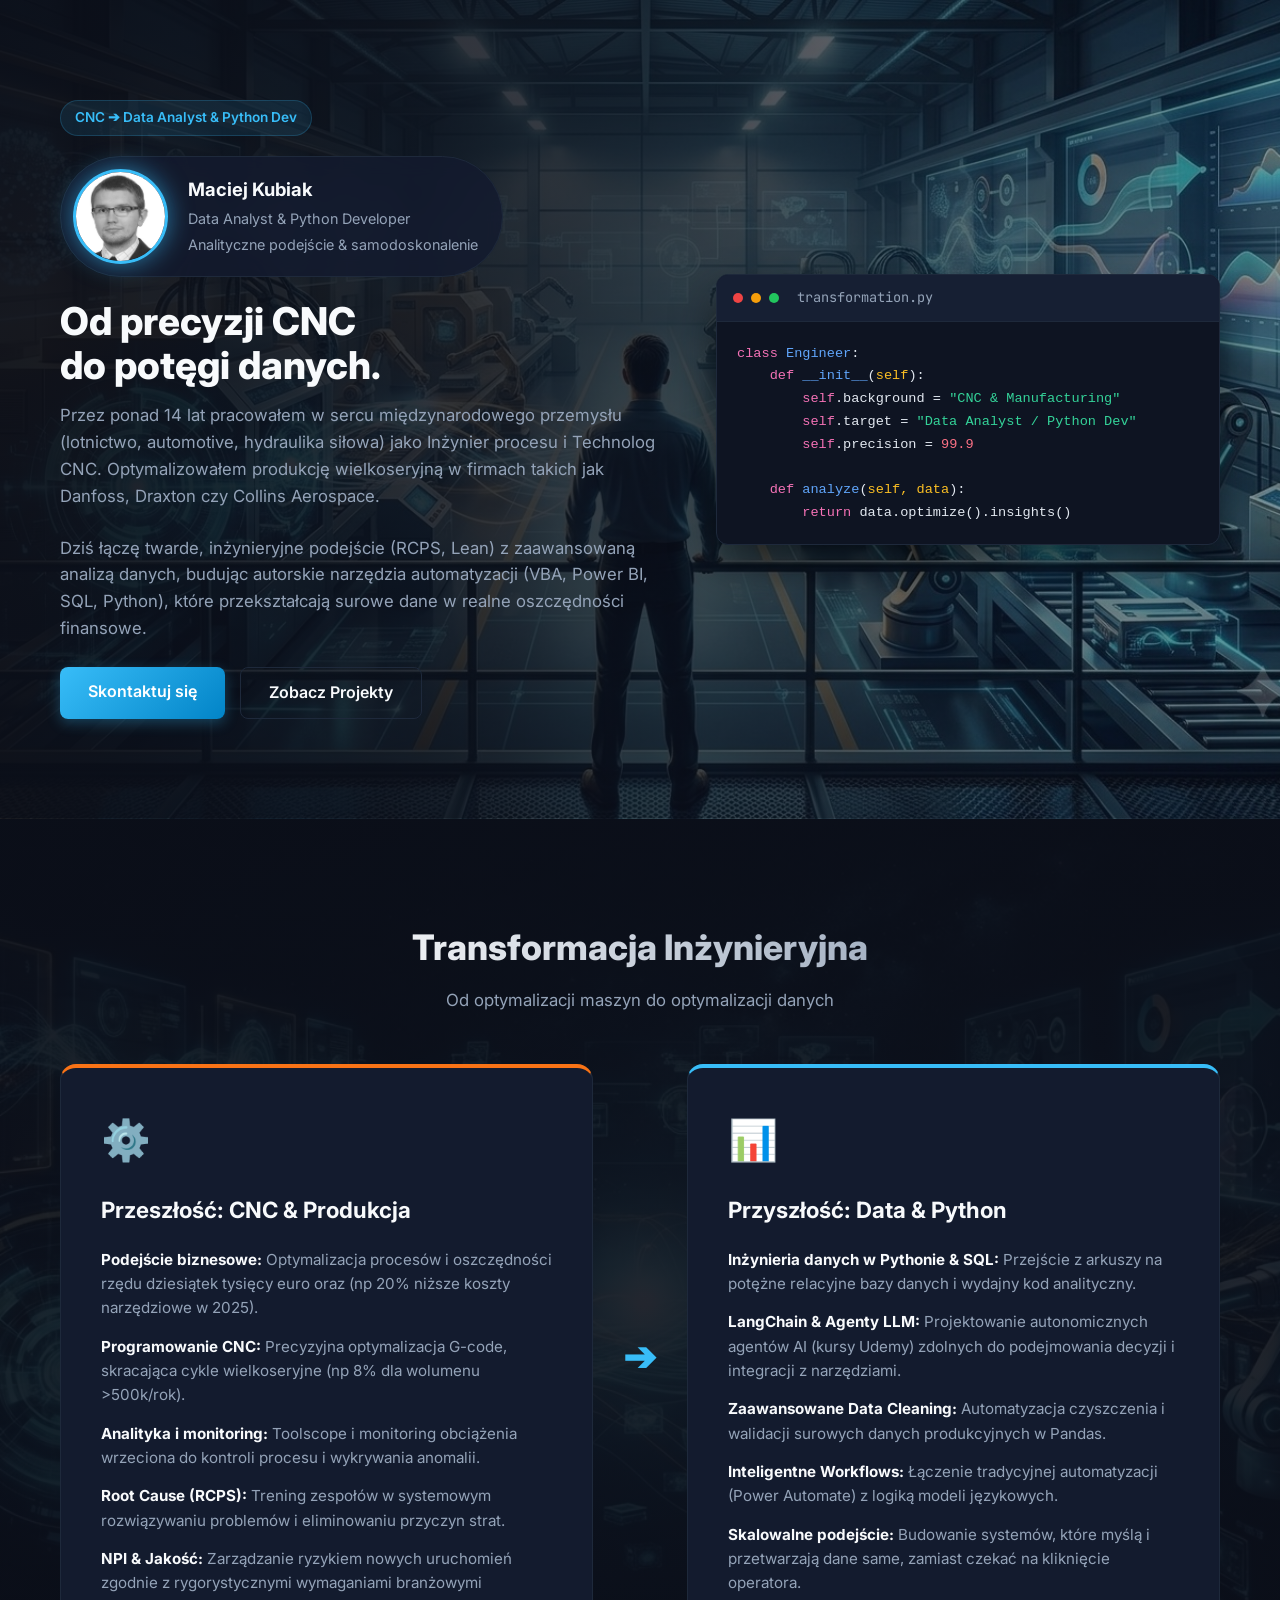
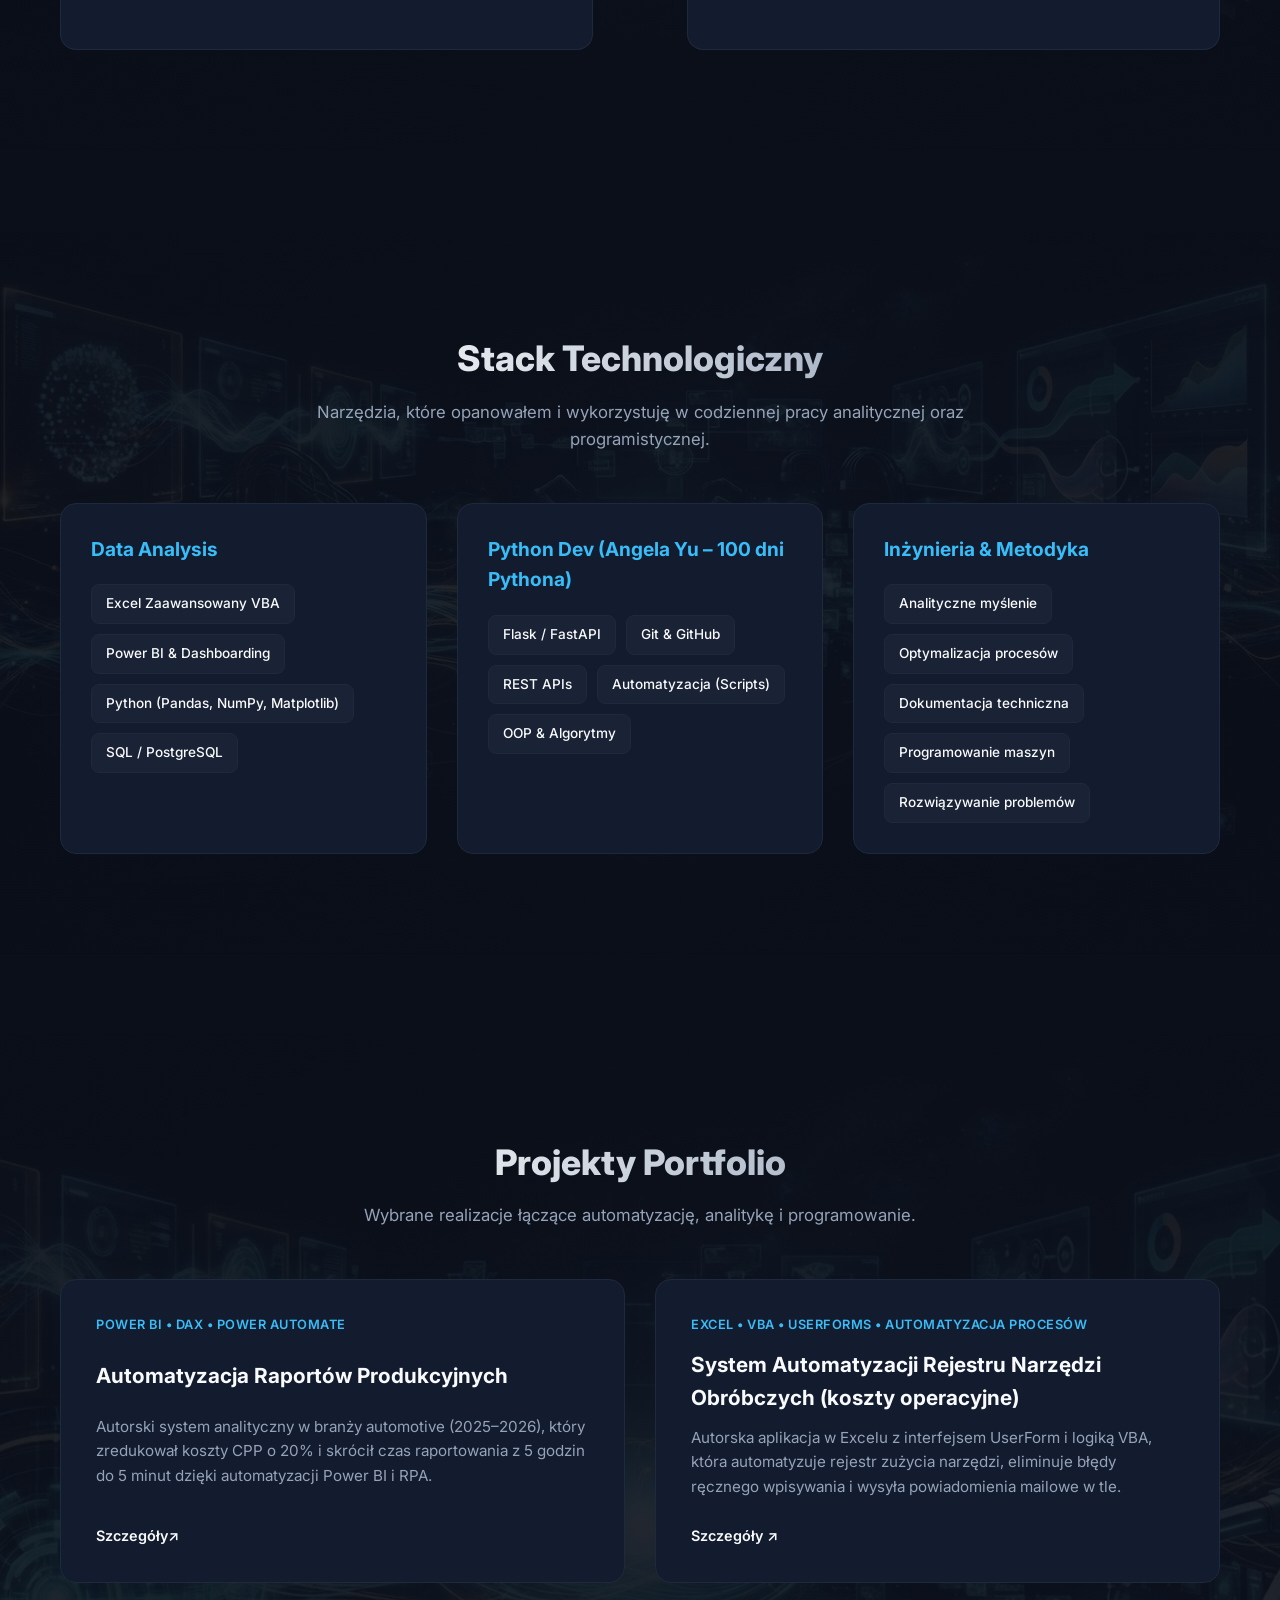
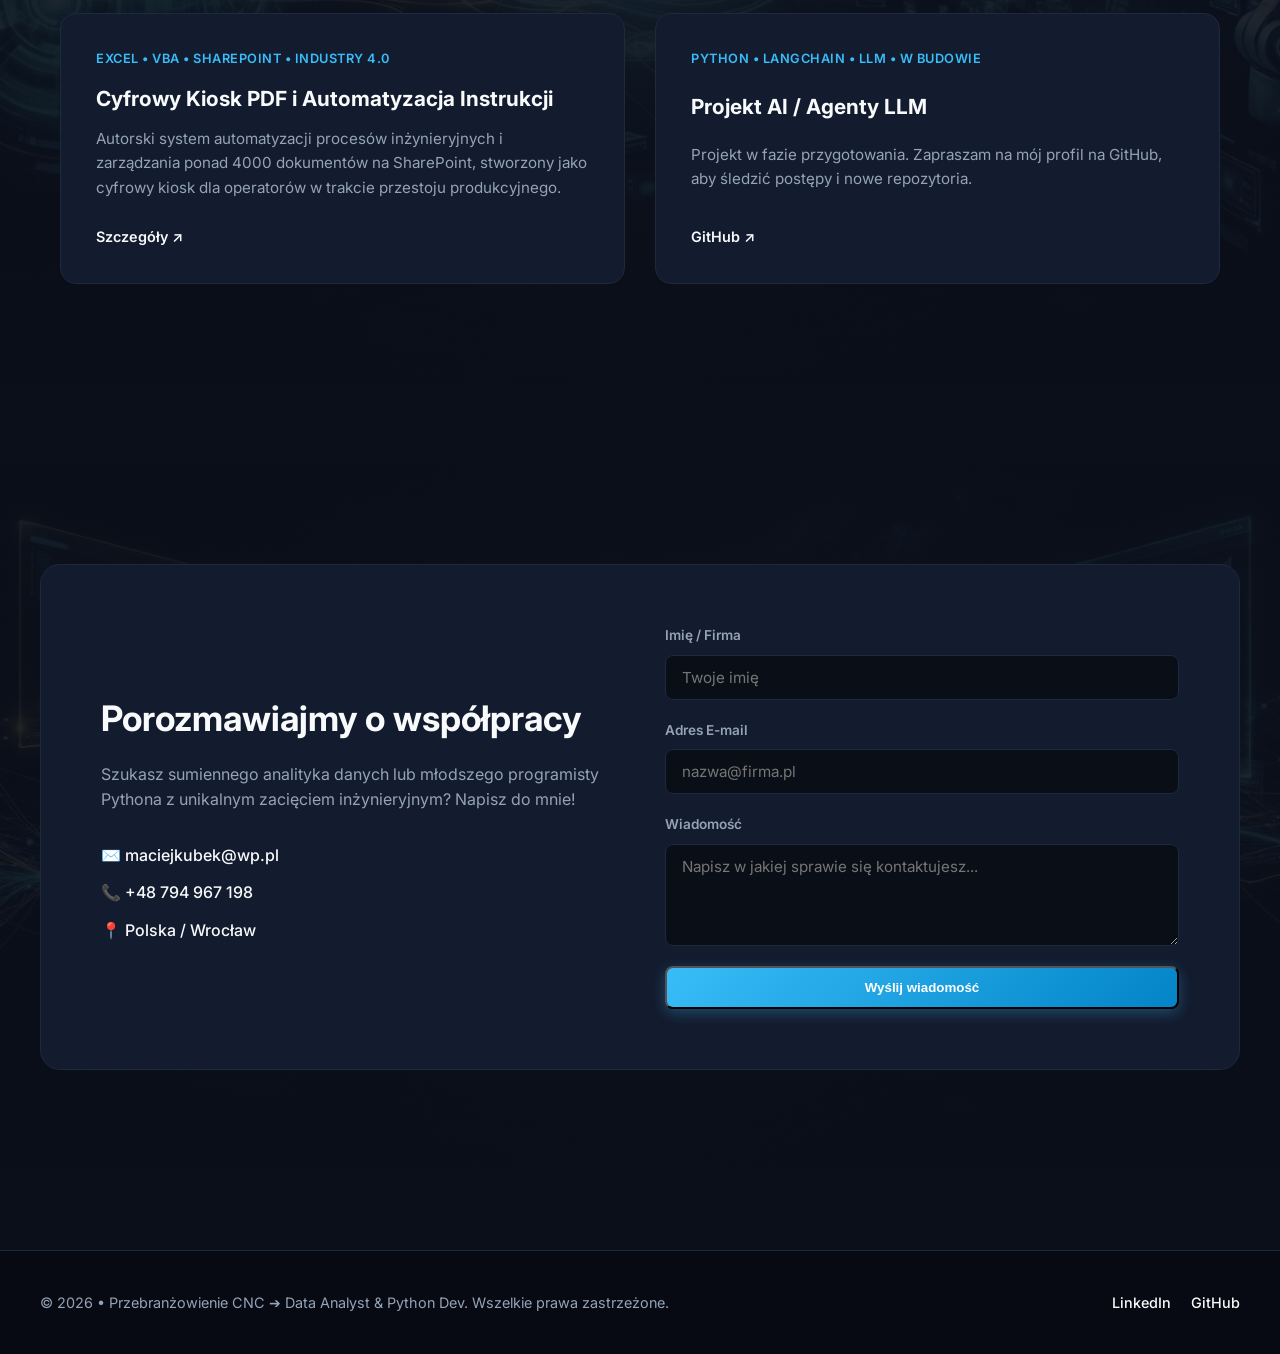
<file: index.html>
<!DOCTYPE html>
<html lang="pl">
<head>
    <meta charset="UTF-8">
    <meta name="viewport" content="width=device-width, initial-scale=1.0">
    <title>Od CNC do Danych | Portfolio </title>
    <link rel="stylesheet" href="src/styles/main.css">
    <link rel="stylesheet" href="src/styles/desktop.css" media="(min-width: 768px)">
    <link rel="stylesheet" href="src/styles/mobile.css" media="(max-width: 767px)">
    <link rel="preconnect" href="https://fonts.googleapis.com">
    <link rel="preconnect" href="https://fonts.gstatic.com" crossorigin>
    <link href="https://fonts.googleapis.com/css2?family=Inter:wght@300;400;500;600;700;800&family=JetBrains+Mono:wght@400;700&display=swap" rel="stylesheet">
</head>
<body>

    <!-- Mobile Header / Hamburger Toggle -->
    <header class="mobile-nav-bar">
        <div class="logo">CNC ➔ DATA</div>
        <button class="hamburger" id="hamburgerBtn" aria-label="Menu">
            <span></span>
            <span></span>
            <span></span>
        </button>
    </header>
    <nav class="mobile-menu" id="mobileMenu">
        <a href="#hero">Start</a>
        <a href="#about">Transformacja</a>
        <a href="#skills">Umiejętności</a>
        <a href="#projects">Projekty</a>
        <a href="#contact">Kontakt</a>
    </nav>

    <!-- HERO SECTION - Full width background (outside main-container) -->
    <section id="hero" class="hero-section">
        <div class="hero-inner-wrapper">
            <div class="hero-content">
                <div class="badge">CNC ➔ Data Analyst & Python Dev</div>
                
                <!-- Wyeksponowany personal brand w lewej kolumnie -->
                <div class="hero-profile-box">
                    <img src="src/images/author.jpg" alt="Autor portfolio" class="hero-avatar-large">
                    <div class="hero-profile-text">
                        <strong>Maciej Kubiak</strong>
                        <span>Data Analyst & Python Developer<br>
                        Analityczne podejście & samodoskonalenie</span>
                    </div>
                </div>

                <h1>Od precyzji CNC<br>do potęgi danych.</h1>
                
                <p class="hero-subtitle">
                    Przez ponad 14 lat pracowałem w sercu międzynarodowego przemysłu (lotnictwo, automotive, hydraulika siłowa) jako Inżynier procesu i Technolog CNC. Optymalizowałem produkcję wielkoseryjną w firmach takich jak Danfoss, Draxton czy Collins Aerospace.
                </p>

                <p class="hero-subtitle">
                    Dziś łączę twarde, inżynieryjne podejście (RCPS, Lean) z zaawansowaną analizą danych, budując autorskie narzędzia automatyzacji (VBA, Power BI, SQL, Python), które przekształcają surowe dane w realne oszczędności finansowe.
                </p>

                <div class="hero-buttons">
                    <a href="#contact" class="btn btn-primary">Skontaktuj się</a>
                    <a href="#projects" class="btn btn-outline">Zobacz Projekty</a>
                </div>
            </div>
            
            <div class="hero-card-visual">
                <div class="terminal-box">
                    <div class="terminal-header">
                        <span class="dot red"></span>
                        <span class="dot yellow"></span>
                        <span class="dot green"></span>
                        <span class="terminal-title">transformation.py</span>
                    </div>
                    <pre><code><span class="keyword">class</span> <span class="title">Engineer</span>:
    <span class="keyword">def</span> <span class="title">__init__</span>(<span class="params">self</span>):
        <span class="keyword">self</span>.background = <span class="string">"CNC & Manufacturing"</span>
        <span class="keyword">self</span>.target = <span class="string">"Data Analyst / Python Dev"</span>
        <span class="keyword">self</span>.precision = <span class="number">99.9</span>

    <span class="keyword">def</span> <span class="title">analyze</span>(<span class="params">self, data</span>):
        <span class="keyword">return</span> data.optimize().insights()</code></pre>
                </div>
            </div>
        </div>
    </section>

    <!-- MAIN CONTAINER FOR THE REST OF THE SITE -->
    <main class="main-container">

        <!-- ABOUT / TRANSFORMATION SECTION -->
        <section id="about" class="about-section">
            <div class="section-header">
                <h2>Transformacja Inżynieryjna</h2>
                <p>Od optymalizacji maszyn do optymalizacji danych</p>
            </div>
            <div class="comparison-grid">
                <div class="comp-card cnc-side">
                    <div class="comp-icon">⚙️</div>
                    <h3>Przeszłość: CNC & Produkcja</h3>
                    <ul class="comp-list">
                        <li><strong>Podejście biznesowe:</strong> Optymalizacja procesów i oszczędności rzędu dziesiątek tysięcy euro oraz (np 20% niższe koszty narzędziowe w 2025).</li>
                        <li><strong>Programowanie CNC:</strong> Precyzyjna optymalizacja G-code, skracająca cykle wielkoseryjne (np 8% dla wolumenu >500k/rok).</li>
                        <li><strong>Analityka i monitoring:</strong> Toolscope i monitoring obciążenia wrzeciona do kontroli procesu i wykrywania anomalii.</li>
                        <li><strong>Root Cause (RCPS):</strong> Trening zespołów w systemowym rozwiązywaniu problemów i eliminowaniu przyczyn strat.</li>
                        <li><strong>NPI & Jakość:</strong> Zarządzanie ryzykiem nowych uruchomień zgodnie z rygorystycznymi wymaganiami branżowymi</li>
                    </ul>
                </div>
                <div class="arrow-bridge">➔</div>
                <div class="comp-card data-side">
                    <div class="comp-icon">📊</div>
                    <h3>Przyszłość: Data & Python</h3>
                    <ul class="comp-list">
                        <li><strong>Inżynieria danych w Pythonie & SQL:</strong> Przejście z arkuszy na potężne relacyjne bazy danych i wydajny kod analityczny.</li>
                        <li><strong>LangChain & Agenty LLM:</strong> Projektowanie autonomicznych agentów AI (kursy Udemy) zdolnych do podejmowania decyzji i integracji z narzędziami.</li>
                        <li><strong>Zaawansowane Data Cleaning:</strong> Automatyzacja czyszczenia i walidacji surowych danych produkcyjnych w Pandas.</li>
                        <li><strong>Inteligentne Workflows:</strong> Łączenie tradycyjnej automatyzacji (Power Automate) z logiką modeli językowych.</li>
                        <li><strong>Skalowalne podejście:</strong> Budowanie systemów, które myślą i przetwarzają dane same, zamiast czekać na kliknięcie operatora.</li>
                    </ul>
                </div>
            </div>
        </section>

         <!-- SKILLS / TECH STACK -->
        <section id="skills" class="skills-section">
            <div class="section-header">
                <h2>Stack Technologiczny</h2>
                <p>Narzędzia, które opanowałem i wykorzystuję w codziennej pracy analitycznej oraz programistycznej.</p>
            </div>
            <div class="skills-grid">
                <div class="skill-category">
                    <h3>Data Analysis</h3>
                    <div class="skill-chips">
                        <span class="chip">Excel Zaawansowany VBA</span>
                        <span class="chip">Power BI & Dashboarding</span>
                        <span class="chip">Python (Pandas, NumPy, Matplotlib)</span>
                        <span class="chip">SQL / PostgreSQL</span>
                    </div>
                </div>
                <div class="skill-category">
                    <h3>Python Dev (Angela Yu – 100 dni Pythona)</h3>
                    <div class="skill-chips">
                        <span class="chip">Flask / FastAPI</span>
                        <span class="chip">Git & GitHub</span>
                        <span class="chip">REST APIs</span>
                        <span class="chip">Automatyzacja (Scripts)</span>
                        <span class="chip">OOP & Algorytmy</span>
                    </div>
                </div>
                <div class="skill-category">
                    <h3>Inżynieria & Metodyka</h3>
                    <div class="skill-chips">
                        <span class="chip">Analityczne myślenie</span>
                        <span class="chip">Optymalizacja procesów</span>
                        <span class="chip">Dokumentacja techniczna</span>
                        <span class="chip">Programowanie maszyn</span>
                        <span class="chip">Rozwiązywanie problemów</span>
                    </div>
                </div>
            </div>
        </section>

        <!-- PROJECTS PORTFOLIO -->
        <section id="projects" class="projects-section">
            <div class="section-header">
                <h2>Projekty Portfolio</h2>
                <p>Wybrane realizacje łączące automatyzację, analitykę i programowanie.</p>
            </div>
            <div class="projects-grid">
                <div class="project-card">
                    <div class="project-tag">Power BI • DAX • Power Automate </div>
                    <h3>Automatyzacja Raportów Produkcyjnych</h3>
                    <p>Autorski system analityczny w branży automotive (2025–2026), który zredukował koszty CPP o 20% i skrócił czas raportowania z 5 godzin do 5 minut dzięki automatyzacji Power BI i RPA.</p>
                    <div class="project-links">
                        <a href="projects/project1.html" class="project-link">Szczegóły↗</a>
                        <!-- <a href="#" class="project-link demo">Live Demo</a> -->
                    </div>
                </div>
                    <div class="project-card">
                        <div class="project-tag">Excel • VBA • UserForms • Automatyzacja Procesów</div>
                        <h3>System Automatyzacji Rejestru Narzędzi Obróbczych (koszty operacyjne)</h3>
                        <p>Autorska aplikacja w Excelu z interfejsem UserForm i logiką VBA, która automatyzuje rejestr zużycia narzędzi, eliminuje błędy ręcznego wpisywania i wysyła powiadomienia mailowe w tle.</p>
                        <div class="project-links">
                            <a href="projects/project2.html" class="project-link">Szczegóły ↗</a>
                            <!-- <a href="https://github.com/maciejkubek-maker/" target="_blank" class="project-link">GitHub ↗</a> -->
                        </div>
                    </div>
                <div class="project-card">
                    <div class="project-tag">Excel • VBA • SharePoint • Industry 4.0</div>
                    <h3>Cyfrowy Kiosk PDF i Automatyzacja Instrukcji</h3>
                    <p>Autorski system automatyzacji procesów inżynieryjnych i zarządzania ponad 4000 dokumentów na SharePoint, stworzony jako cyfrowy kiosk dla operatorów w trakcie przestoju produkcyjnego.</p>
                    <div class="project-links">
                        <a href="projects/project3.html" class="project-link">Szczegóły ↗</a>
                    </div>
                </div>
                <div class="project-card">
                    <div class="project-tag">Python • LangChain • LLM • W budowie</div>
                    <h3>Projekt AI / Agenty LLM</h3>
                    <p>Projekt w fazie przygotowania. Zapraszam na mój profil na GitHub, aby śledzić postępy i nowe repozytoria.</p>
                    <div class="project-links">
                        <a href="https://github.com/maciejkubek-maker/" target="_blank" class="project-link">GitHub ↗</a>
                    </div>
                </div>
            </div>
        </section>

        <!-- CONTACT SECTION -->
        <section id="contact" class="contact-section">
            <div class="contact-container">
                <div class="contact-text">
                    <h2>Porozmawiajmy o współpracy</h2>
                    <p>Szukasz sumiennego analityka danych lub młodszego programisty Pythona z unikalnym zacięciem inżynieryjnym? Napisz do mnie!</p>
                    <div class="contact-details">
                        <span>✉️ maciejkubek@wp.pl</span>
                        <span>📞 +48 794 967 198</span>
                        <span>📍 Polska / Wrocław </span>
                    </div>
                </div>
                <!-- Zastąp "TWOJ_KOD_FORM" swoim unikalnym identyfikatorem z Formspree -->
                <form class="contact-form" id="contactForm" action="https://formspree.io/f/xzebgkdy" method="POST">
                    <div class="form-group">
                        <label for="name">Imię / Firma</label>
                        <input type="text" id="name" name="name" required placeholder="Twoje imię">
                    </div>
                    <div class="form-group">
                        <label for="email">Adres E-mail</label>
                        <input type="email" id="email" name="email" required placeholder="nazwa@firma.pl">
                    </div>
                    <div class="form-group">
                        <label for="message">Wiadomość</label>
                        <textarea id="message" name="message" rows="4" required placeholder="Napisz w jakiej sprawie się kontaktujesz..."></textarea>
                    </div>
                    <button type="submit" class="btn btn-primary btn-full">Wyślij wiadomość</button>
                </form>
            </div>
        </section>

    </main>

    <footer>
        <div class="footer-content">
            <p>&copy; 2026 • Przebranżowienie CNC ➔ Data Analyst & Python Dev. Wszelkie prawa zastrzeżone.</p>
            <div class="socials">
                <a href="https://www.linkedin.com/in/maciej-kubiak-/" target="_blank">LinkedIn</a>
                <a href="https://github.com/maciejkubek-maker/" target="_blank">GitHub</a>
            </div>
        </div>
    </footer>

    <script src="src/js/main.js"></script>
</body>
</html>
</file>
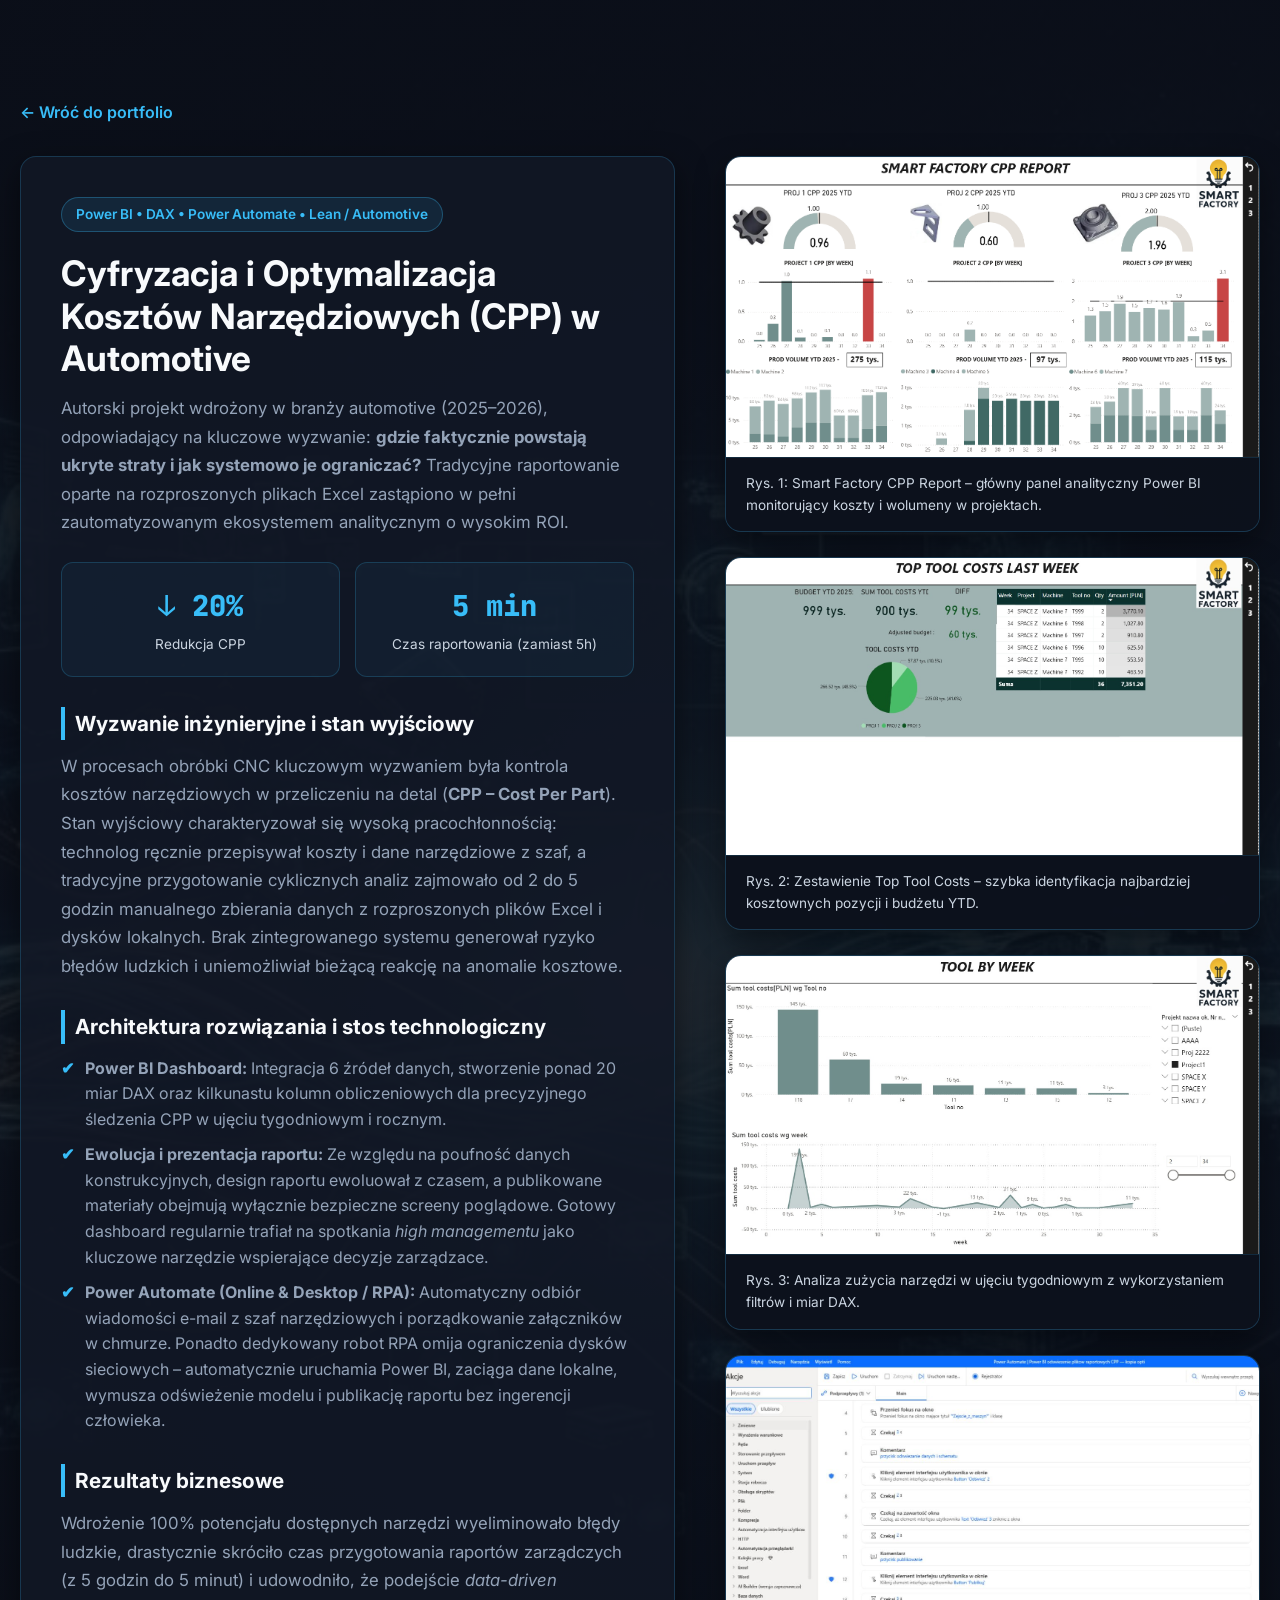
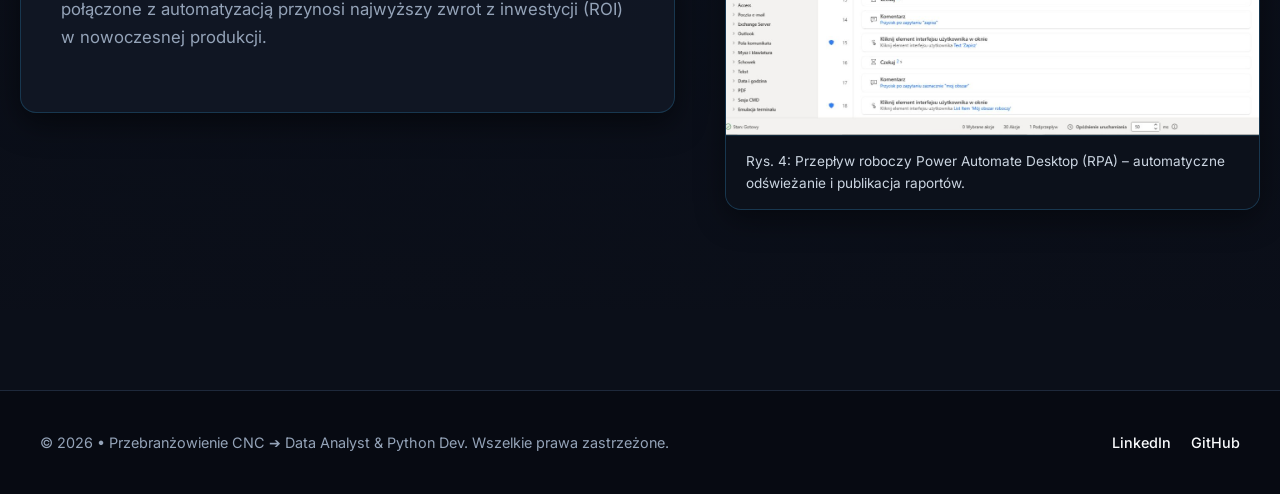
<file: projects/project1.html>
<!DOCTYPE html>
<html lang="pl">
<head>
    <meta charset="UTF-8">
    <meta name="viewport" content="width=device-width, initial-scale=1.0">
    <title>Projekt 1: Cyfryzacja i Automatyzacja Kosztów Narzędziowych CPP (Smart Factory) | Maciej Kubiak</title>
    <link rel="stylesheet" href="../src/styles/main.css">
    <link rel="stylesheet" href="../src/styles/desktop.css" media="(min-width: 768px)">
    <link rel="stylesheet" href="../src/styles/mobile.css" media="(max-width: 767px)">
    <link rel="stylesheet" href="../src/styles/projects.css">
    <link rel="preconnect" href="https://fonts.googleapis.com">
    <link rel="preconnect" href="https://fonts.gstatic.com" crossorigin>
    <link href="https://fonts.googleapis.com/css2?family=Inter:wght@300;400;500;600;700;800&family=JetBrains+Mono:wght@400;700&display=swap" rel="stylesheet">
</head>
<body>

    <!-- Mobile Header -->
    <header class="mobile-nav-bar">
        <div class="logo">CNC ➔ DATA</div>
        <button class="hamburger" id="hamburgerBtn" aria-label="Menu">
            <span></span>
            <span></span>
            <span></span>
        </button>
    </header>
    <nav class="mobile-menu" id="mobileMenu">
        <a href="../index.html#hero">Start</a>
        <a href="../index.html#about">Transformacja</a>
        <a href="../index.html#skills">Umiejętności</a>
        <a href="../index.html#projects">Projekty</a>
        <a href="../index.html#contact">Kontakt</a>
    </nav>

    <main class="main-container">
        <section class="project-detail-section">
            <div class="project-inner-container">
                <a href="../index.html#projects" class="back-link">← Wróć do portfolio</a>
                
                <div class="project-layout">
                    <!-- LEWA STRONA: Tekst, Opis, Rezultaty -->
                    <div class="project-text-column">
                        <span class="project-meta-tag">Power BI • DAX • Power Automate • Lean / Automotive</span>
                        <h1>Cyfryzacja i Optymalizacja Kosztów Narzędziowych (CPP) w Automotive</h1>
                        
                        <p>
                            Autorski projekt wdrożony w branży automotive (2025–2026), odpowiadający na kluczowe wyzwanie: <strong>gdzie faktycznie powstają ukryte straty i jak systemowo je ograniczać?</strong> Tradycyjne raportowanie oparte na rozproszonych plikach Excel zastąpiono w pełni zautomatyzowanym ekosystemem analitycznym o wysokim ROI.
                        </p>

                        <div class="metrics-grid">
                            <div class="metric-card">
                                <div class="metric-value">↓ 20%</div>
                                <div class="metric-label">Redukcja CPP</div>
                            </div>
                            <div class="metric-card">
                                <div class="metric-value">5 min</div>
                                <div class="metric-label">Czas raportowania (zamiast 5h)</div>
                            </div>
                        </div>

                        <h3>Wyzwanie inżynieryjne i stan wyjściowy</h3>
                        <p>
                            W procesach obróbki CNC kluczowym wyzwaniem była kontrola kosztów narzędziowych w przeliczeniu na detal (<b>CPP – Cost Per Part</b>). Stan wyjściowy charakteryzował się wysoką pracochłonnością: technolog ręcznie przepisywał koszty i dane narzędziowe z szaf, a tradycyjne przygotowanie cyklicznych analiz zajmowało od 2 do 5 godzin manualnego zbierania danych z rozproszonych plików Excel i dysków lokalnych. Brak zintegrowanego systemu generował ryzyko błędów ludzkich i uniemożliwiał bieżącą reakcję na anomalie kosztowe.
                        </p>

                        <h3>Architektura rozwiązania i stos technologiczny</h3>
                        <ul>
                            <li><strong>Power BI Dashboard:</strong> Integracja 6 źródeł danych, stworzenie ponad 20 miar DAX oraz kilkunastu kolumn obliczeniowych dla precyzyjnego śledzenia CPP w ujęciu tygodniowym i rocznym.</li>
                            <li><strong>Ewolucja i prezentacja raportu:</strong> Ze względu na poufność danych konstrukcyjnych, design raportu ewoluował z czasem, a publikowane materiały obejmują wyłącznie bezpieczne screeny poglądowe. Gotowy dashboard regularnie trafiał na spotkania <i>high managementu</i> jako kluczowe narzędzie wspierające decyzje zarządzace.</li>
                            <li><strong>Power Automate (Online & Desktop / RPA):</strong> Automatyczny odbiór wiadomości e-mail z szaf narzędziowych i porządkowanie załączników w chmurze. Ponadto dedykowany robot RPA omija ograniczenia dysków sieciowych – automatycznie uruchamia Power BI, zaciąga dane lokalne, wymusza odświeżenie modelu i publikację raportu bez ingerencji człowieka.</li>
                        </ul>

                        <h3>Rezultaty biznesowe</h3>
                        <p>
                            Wdrożenie 100% potencjału dostępnych narzędzi wyeliminowało błędy ludzkie, drastycznie skróciło czas przygotowania raportów zarządczych (z 5 godzin do 5 minut) i udowodniło, że podejście <em>data-driven</em> połączone z automatyzacją przynosi najwyższy zwrot z inwestycji (ROI) w nowoczesnej produkcji.
                        </p>

                        <!-- <div class="project-actions">
                            <a href="https://github.com" target="_blank" class="btn btn-primary">Zobacz kod na GitHub ↗</a>
                            <a href="#" class="btn btn-outline">Live Demo</a>
                        </div> -->
                    </div>

                    <!-- PRAWA STRONA: Wszystkich 5 wizualizacji i diagramów -->
                    <div class="project-images-column">
                        <div class="project-img-card">
                            <img src="../src/images/proj1_1.png" alt="Smart Factory CPP Report Dashboard">
                            <div class="img-caption">Rys. 1: Smart Factory CPP Report – główny panel analityczny Power BI monitorujący koszty i wolumeny w projektach.</div>
                        </div>
                        
                        <div class="project-img-card">
                            <img src="../src/images/proj1_2.jpg" alt="Top Tool Costs Last Week">
                            <div class="img-caption">Rys. 2: Zestawienie Top Tool Costs – szybka identyfikacja najbardziej kosztownych pozycji i budżetu YTD.</div>
                        </div>

                        <div class="project-img-card">
                            <img src="../src/images/proj1_3.jpg" alt="Tool by Week i analiza trendów">
                            <div class="img-caption">Rys. 3: Analiza zużycia narzędzi w ujęciu tygodniowym z wykorzystaniem filtrów i miar DAX.</div>
                        </div>

                        <div class="project-img-card">
                            <img src="../src/images/proj1_4.jpg" alt="Power Automate Desktop Flow">
                            <div class="img-caption">Rys. 4: Przepływ roboczy Power Automate Desktop (RPA) – automatyczne odświeżanie i publikacja raportów.</div>
                        </div>

                        <!-- <div class="project-img-card">
                            <img src="../src/images/proj1_5.jpg" alt="Power Automate Cloud Flow">
                            <div class="img-caption">Rys. 5: Chmurowy obieg dokumentacji i powiadomień (Outlook + SharePoint + powiadomienia mailowe).</div>
                        </div> -->
                    </div>
                </div>
            </div>
        </section>
    </main>

    <footer>
        <div class="footer-content">
            <p>&copy; 2026 • Przebranżowienie CNC ➔ Data Analyst & Python Dev. Wszelkie prawa zastrzeżone.</p>
            <div class="socials">
                <a href="https://linkedin.com" target="_blank">LinkedIn</a>
                <a href="https://github.com" target="_blank">GitHub</a>
            </div>
        </div>
    </footer>

    <script src="../src/js/main.js"></script>
    
    <!-- Okno modalne do podglądu zdjęć -->
    <div id="imageModal" class="image-modal" onclick="closeModal()">
        <span class="modal-close">&times;</span>
        <img class="modal-content" id="modalImg" alt="Powiększony podgląd">
    </div>
</body>
</html>
</file>
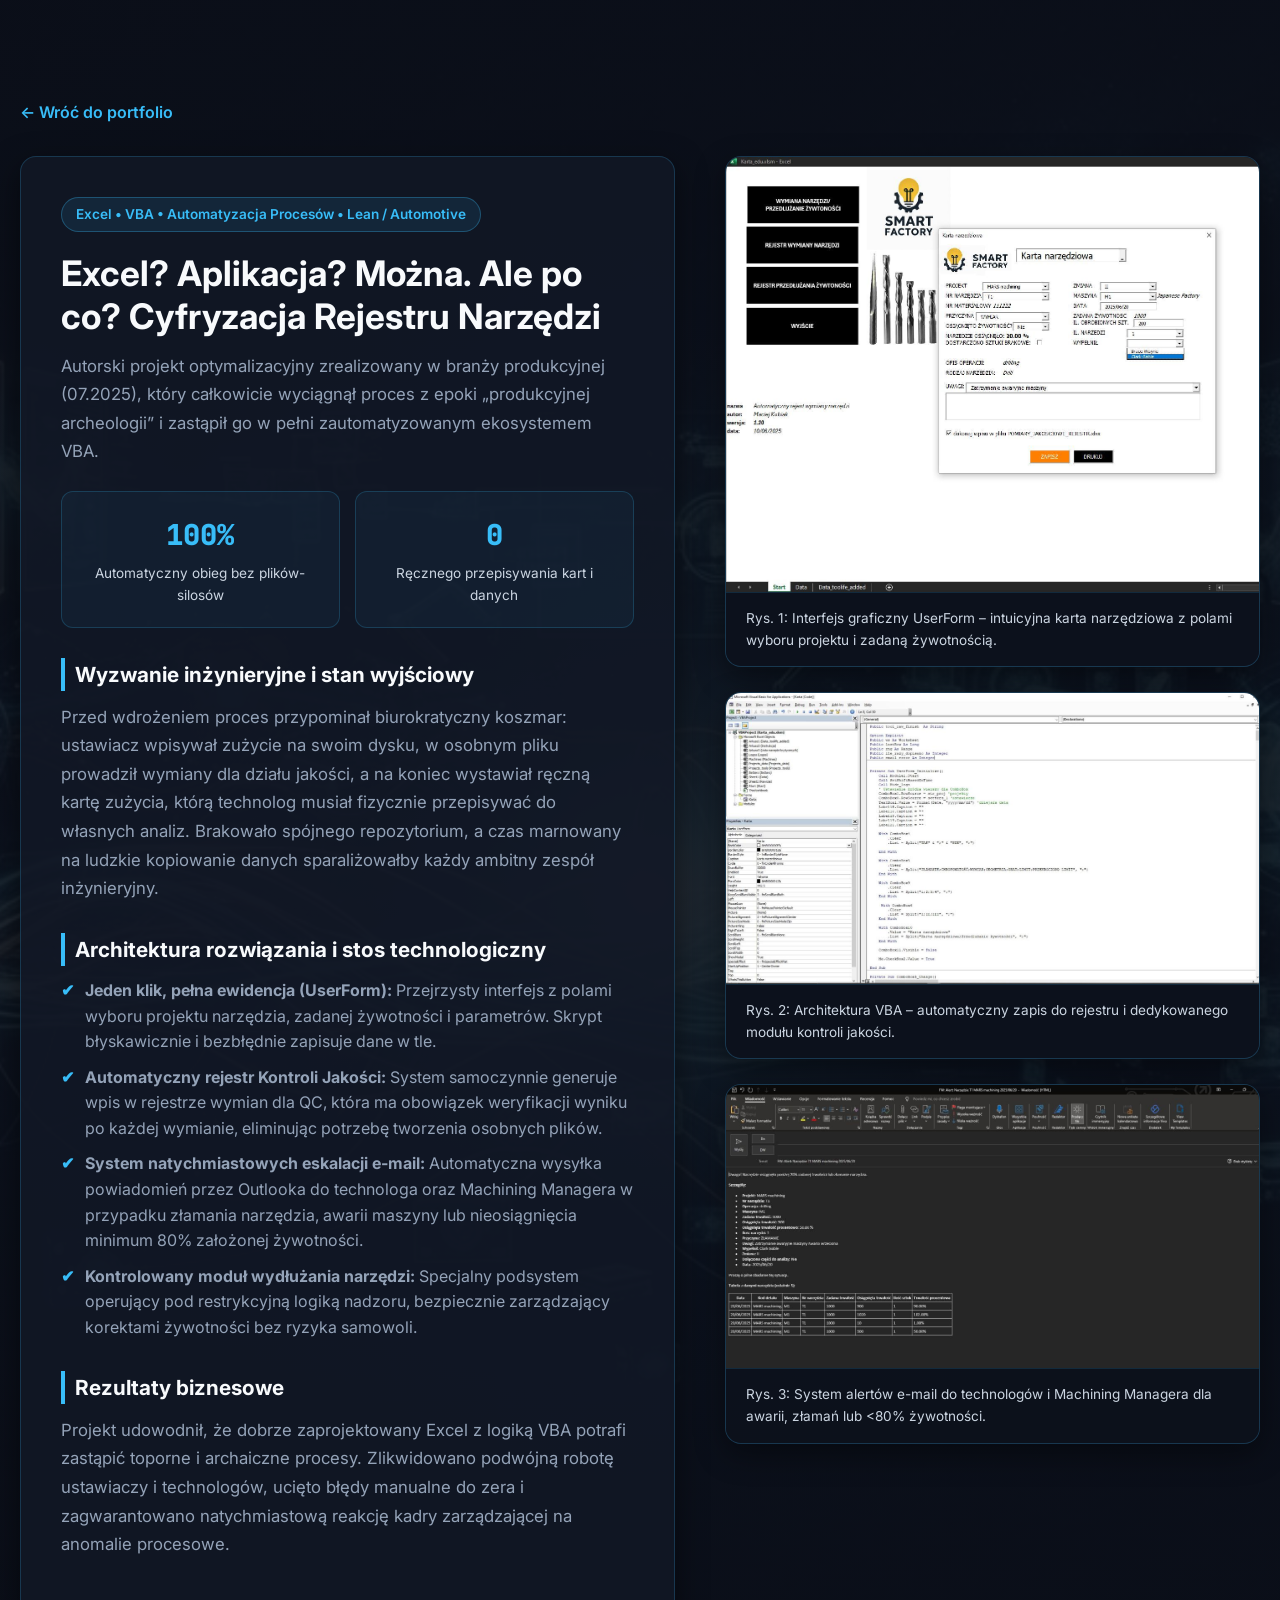
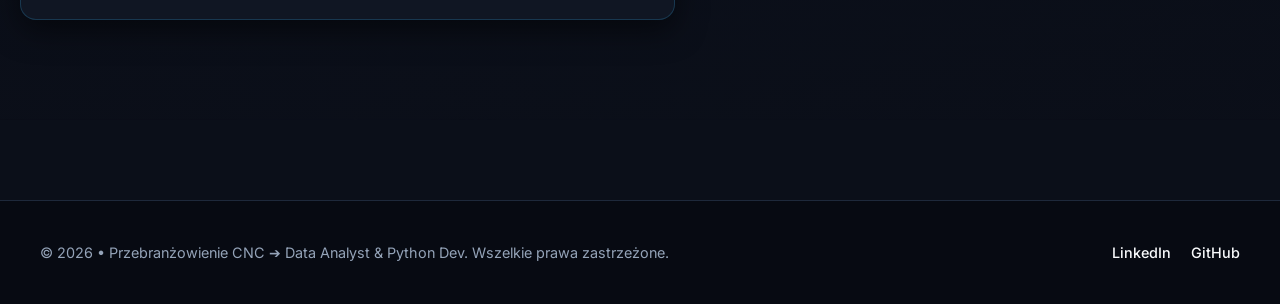
<file: projects/project2.html>
<!DOCTYPE html>
<html lang="pl">
<head>
    <meta charset="UTF-8">
    <meta name="viewport" content="width=device-width, initial-scale=1.0">
    <title>Projekt 2: Cyfryzacja Rejestru Narzędzi (Excel & VBA / Smart Factory) | Maciej Kubiak</title>
    <link rel="stylesheet" href="../src/styles/main.css">
    <link rel="stylesheet" href="../src/styles/desktop.css" media="(min-width: 768px)">
    <link rel="stylesheet" href="../src/styles/mobile.css" media="(max-width: 767px)">
    <link rel="stylesheet" href="../src/styles/projects.css">
    <link rel="preconnect" href="https://fonts.googleapis.com">
    <link rel="preconnect" href="https://fonts.gstatic.com" crossorigin>
    <link href="https://fonts.googleapis.com/css2?family=Inter:wght@300;400;500;600;700;800&family=JetBrains+Mono:wght@400;700&display=swap" rel="stylesheet">
</head>
<body>

    <!-- Mobile Header -->
    <header class="mobile-nav-bar">
        <div class="logo">CNC ➔ DATA</div>
        <button class="hamburger" id="hamburgerBtn" aria-label="Menu">
            <span></span>
            <span></span>
            <span></span>
        </button>
    </header>
    <nav class="mobile-menu" id="mobileMenu">
        <a href="../index.html#hero">Start</a>
        <a href="../index.html#about">Transformacja</a>
        <a href="../index.html#skills">Umiejętności</a>
        <a href="../index.html#projects">Projekty</a>
        <a href="../index.html#contact">Kontakt</a>
    </nav>

    <main class="main-container">
        <section class="project-detail-section">
            <div class="project-inner-container">
                <a href="../index.html#projects" class="back-link">← Wróć do portfolio</a>
                
                <div class="project-layout">
                    <!-- LEWA STRONA: Tekst, Opis, Rezultaty -->
                    <div class="project-text-column">
                        <span class="project-meta-tag">Excel • VBA • Automatyzacja Procesów • Lean / Automotive</span>
                        <h1>Excel? Aplikacja? Można. Ale po co? Cyfryzacja Rejestru Narzędzi</h1>
                        
                        <p>
                            Autorski projekt optymalizacyjny zrealizowany w branży produkcyjnej (07.2025), który całkowicie wyciągnął proces z epoki „produkcyjnej archeologii” i zastąpił go w pełni zautomatyzowanym ekosystemem VBA.
                        </p>

                        <div class="metrics-grid">
                            <div class="metric-card">
                                <div class="metric-value">100%</div>
                                <div class="metric-label">Automatyczny obieg bez plików-silosów</div>
                            </div>
                            <div class="metric-card">
                                <div class="metric-value">0</div>
                                <div class="metric-label">Ręcznego przepisywania kart i danych</div>
                            </div>
                        </div>

                        <h3>Wyzwanie inżynieryjne i stan wyjściowy</h3>
                        <p>
                            Przed wdrożeniem proces przypominał biurokratyczny koszmar: ustawiacz wpisywał zużycie na swoim dysku, w osobnym pliku prowadził wymiany dla działu jakości, a na koniec wystawiał ręczną kartę zużycia, którą technolog musiał fizycznie przepisywać do własnych analiz. Brakowało spójnego repozytorium, a czas marnowany na ludzkie kopiowanie danych sparaliżowałby każdy ambitny zespół inżynieryjny.
                        </p>

                        <h3>Architektura rozwiązania i stos technologiczny</h3>
                        <ul>
                            <li><strong>Jeden klik, pełna ewidencja (UserForm):</strong> Przejrzysty interfejs z polami wyboru projektu narzędzia, zadanej żywotności i parametrów. Skrypt błyskawicznie i bezbłędnie zapisuje dane w tle.</li>
                            <li><strong>Automatyczny rejestr Kontroli Jakości:</strong> System samoczynnie generuje wpis w rejestrze wymian dla QC, która ma obowiązek weryfikacji wyniku po każdej wymianie, eliminując potrzebę tworzenia osobnych plików.</li>
                            <li><strong>System natychmiastowych eskalacji e-mail:</strong> Automatyczna wysyłka powiadomień przez Outlooka do technologa oraz Machining Managera w przypadku złamania narzędzia, awarii maszyny lub nieosiągnięcia minimum 80% założonej żywotności.</li>
                            <li><strong>Kontrolowany moduł wydłużania narzędzi:</strong> Specjalny podsystem operujący pod restrykcyjną logiką nadzoru, bezpiecznie zarządzający korektami żywotności bez ryzyka samowoli.</li>
                        </ul>

                        <h3>Rezultaty biznesowe</h3>
                        <p>
                            Projekt udowodnił, że dobrze zaprojektowany Excel z logiką VBA potrafi zastąpić toporne i archaiczne procesy. Zlikwidowano podwójną robotę ustawiaczy i technologów, ucięto błędy manualne do zera i zagwarantowano natychmiastową reakcję kadry zarządzającej na anomalie procesowe.
                        </p>

                        <!-- <div class="project-actions">
                            <a href="https://github.com" target="_blank" class="btn btn-primary">Zobacz kod na GitHub ↗</a>
                            <a href="#" class="btn btn-outline">Live Demo</a>
                        </div> -->
                    </div>

                    <!-- PRAWA STRONA: Wizualizacje i diagramy -->
                    <div class="project-images-column">
                        <div class="project-img-card">
                            <img src="../src/images/proj2_1.jpg" alt="Karta narzędziowa UserForm w Excelu">
                            <div class="img-caption">Rys. 1: Interfejs graficzny UserForm – intuicyjna karta narzędziowa z polami wyboru projektu i zadaną żywotnością.</div>
                        </div>
                        
                        <div class="project-img-card">
                            <img src="../src/images/proj2_2.jpg" alt="Kod VBA w edytorze Visual Basic">
                            <div class="img-caption">Rys. 2: Architektura VBA – automatyczny zapis do rejestru i dedykowanego modułu kontroli jakości.</div>
                        </div>

                        <div class="project-img-card">
                            <img src="../src/images/proj2_3.jpg" alt="Automatyczne powiadomienie e-mail i zestawienie tabelaryczne">
                            <div class="img-caption">Rys. 3: System alertów e-mail do technologów i Machining Managera dla awarii, złamań lub <80% żywotności.</div>
                        </div>
                    </div>
                </div>
            </div>
        </section>
    </main>

    <footer>
        <div class="footer-content">
            <p>&copy; 2026 • Przebranżowienie CNC ➔ Data Analyst & Python Dev. Wszelkie prawa zastrzeżone.</p>
            <div class="socials">
                <a href="https://linkedin.com" target="_blank">LinkedIn</a>
                <a href="https://github.com" target="_blank">GitHub</a>
            </div>
        </div>
    </footer>

    <script src="../src/js/main.js"></script>
    
    <!-- Okno modalne do podglądu zdjęć -->
    <div id="imageModal" class="image-modal" onclick="closeModal()">
        <span class="modal-close">&times;</span>
        <img class="modal-content" id="modalImg" alt="Powiększony podgląd">
    </div>
</body>
</html>
</file>
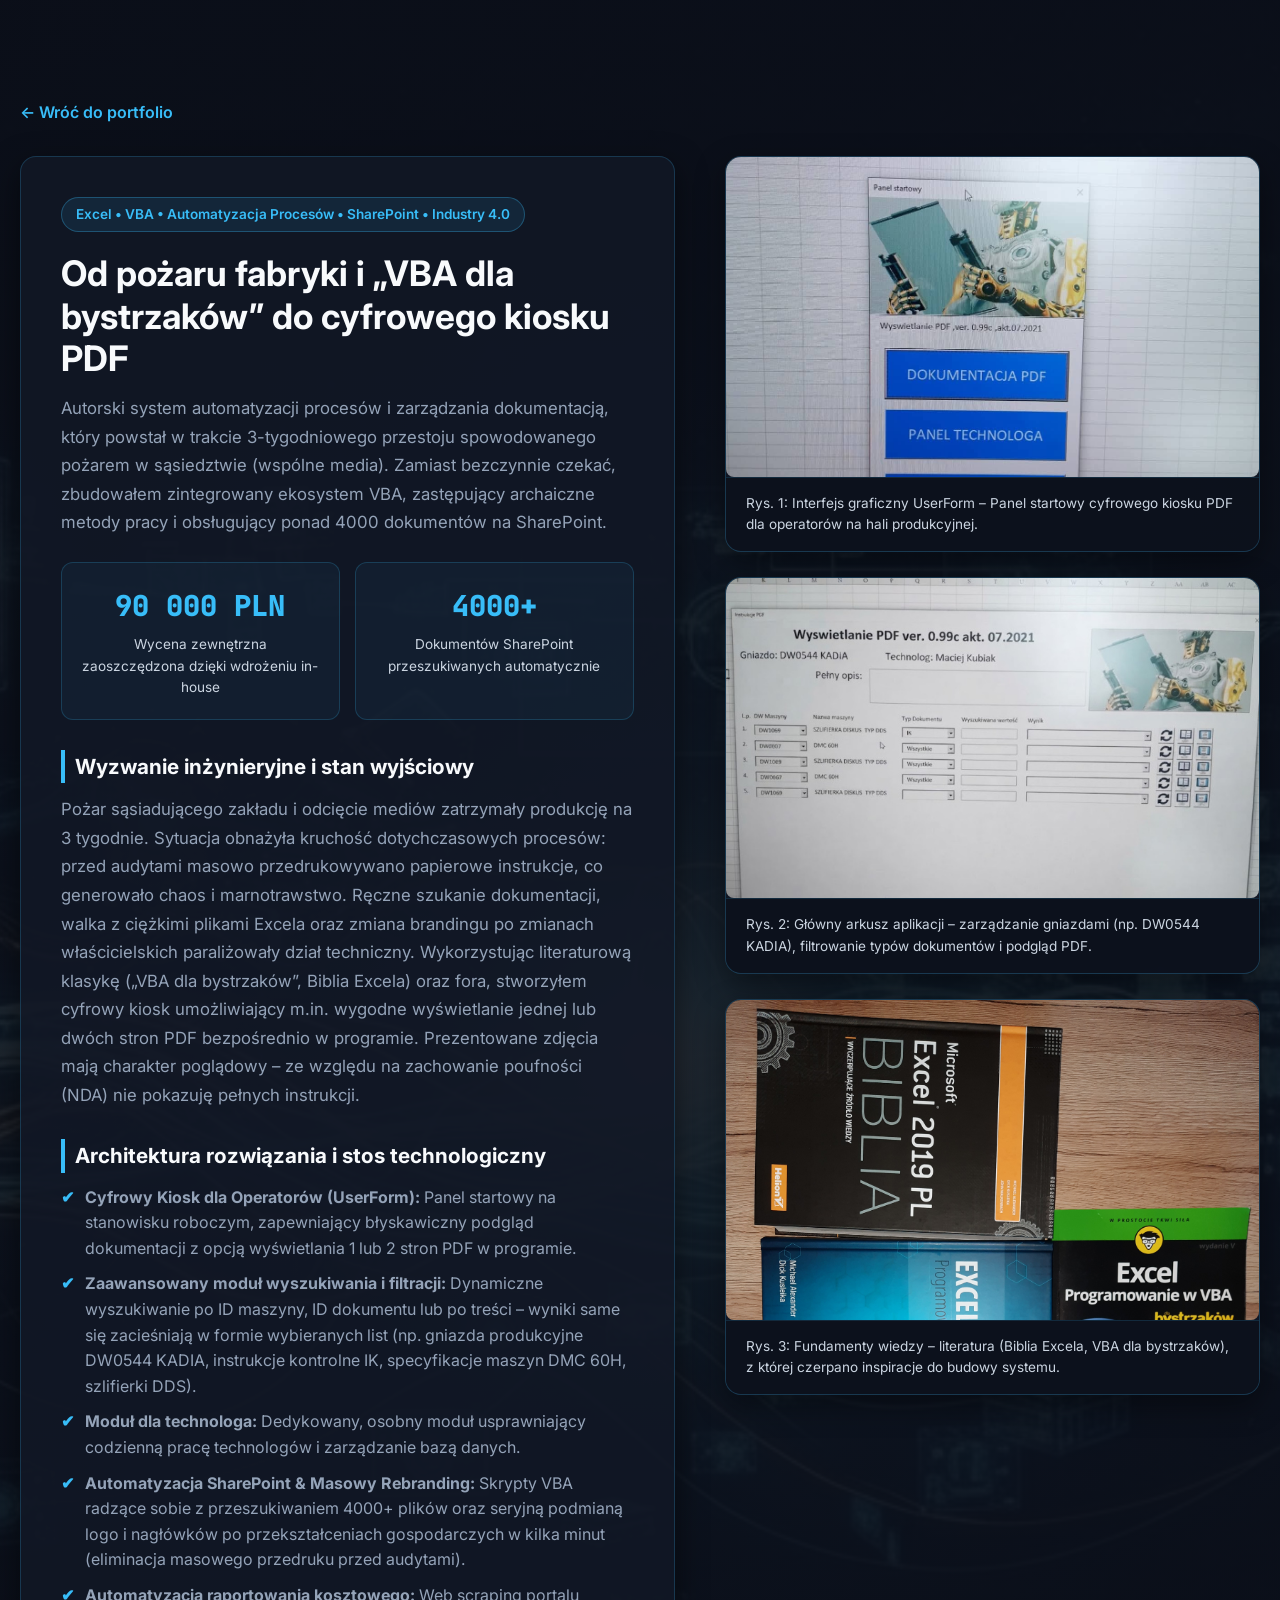
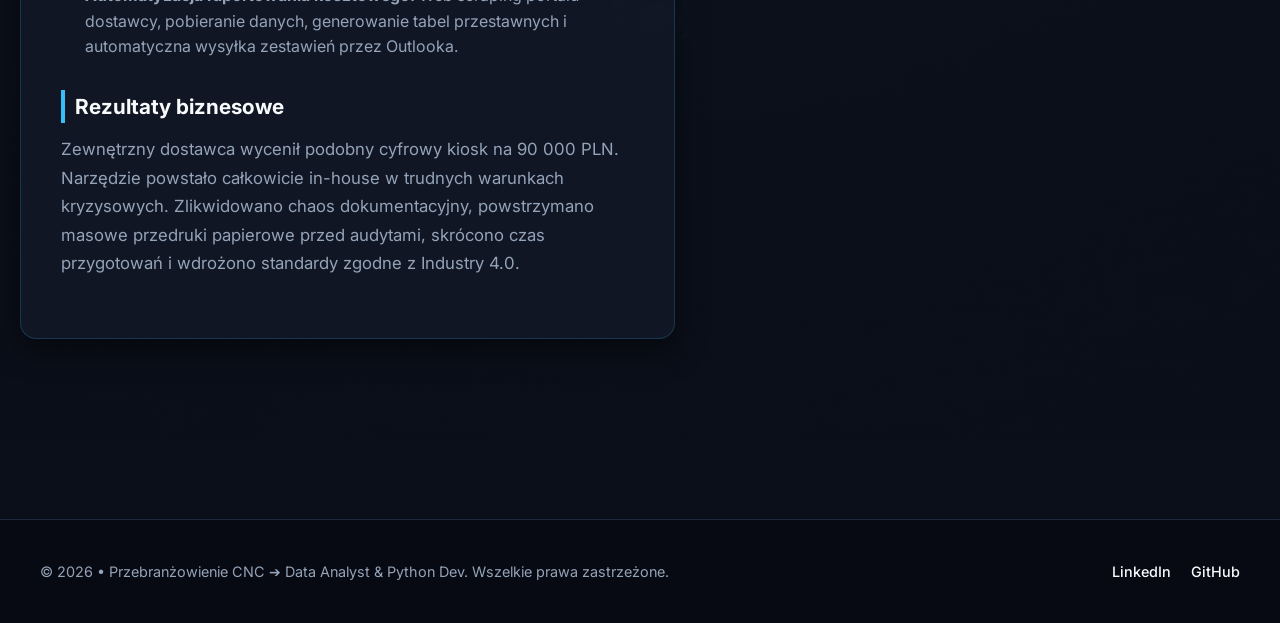
<file: projects/project3.html>
<!DOCTYPE html>
<html lang="pl">
<head>
    <meta charset="UTF-8">
    <meta name="viewport" content="width=device-width, initial-scale=1.0">
    <title>Projekt 3: Cyfrowy Kiosk PDF i Automatyzacja Instrukcji (Excel & VBA / Industry 4.0) | Maciej Kubiak</title>
    <link rel="stylesheet" href="../src/styles/main.css">
    <link rel="stylesheet" href="../src/styles/desktop.css" media="(min-width: 768px)">
    <link rel="stylesheet" href="../src/styles/mobile.css" media="(max-width: 767px)">
    <link rel="stylesheet" href="../src/styles/projects.css">
    <link rel="preconnect" href="https://fonts.googleapis.com">
    <link rel="preconnect" href="https://fonts.gstatic.com" crossorigin>
    <link href="https://fonts.googleapis.com/css2?family=Inter:wght@300;400;500;600;700;800&family=JetBrains+Mono:wght@400;700&display=swap" rel="stylesheet">
    <style>
        .project-img-card img {
            width: 100%;
            height: 320px;
            object-fit: cover;
            object-position: top center;
            border-radius: 8px;
            cursor: pointer;
            transition: transform 0.3s ease;
        }
        .project-img-card:nth-child(1) img {
            object-position: center center;
        }
        .project-img-card img:hover {
            transform: scale(1.02);
        }
    </style>
</head>
<body>

    <!-- Mobile Header -->
    <header class="mobile-nav-bar">
        <div class="logo">CNC ➔ DATA</div>
        <button class="hamburger" id="hamburgerBtn" aria-label="Menu">
            <span></span>
            <span></span>
            <span></span>
        </button>
    </header>
    <nav class="mobile-menu" id="mobileMenu">
        <a href="../index.html#hero">Start</a>
        <a href="../index.html#about">Transformacja</a>
        <a href="../index.html#skills">Umiejętności</a>
        <a href="../index.html#projects">Projekty</a>
        <a href="../index.html#contact">Kontakt</a>
    </nav>

    <main class="main-container">
        <section class="project-detail-section">
            <div class="project-inner-container">
                <a href="../index.html#projects" class="back-link">← Wróć do portfolio</a>
                
                <div class="project-layout">
                    <!-- LEWA STRONA: Tekst, Opis, Rezultaty -->
                    <div class="project-text-column">
                        <span class="project-meta-tag">Excel • VBA • Automatyzacja Procesów • SharePoint • Industry 4.0</span>
                        <h1>Od pożaru fabryki i „VBA dla bystrzaków” do cyfrowego kiosku PDF</h1>
                        
                        <p>
                            Autorski system automatyzacji procesów i zarządzania dokumentacją, który powstał w trakcie 3-tygodniowego przestoju spowodowanego pożarem w sąsiedztwie (wspólne media). Zamiast bezczynnie czekać, zbudowałem zintegrowany ekosystem VBA, zastępujący archaiczne metody pracy i obsługujący ponad 4000 dokumentów na SharePoint.
                        </p>

                        <div class="metrics-grid">
                            <div class="metric-card">
                                <div class="metric-value">90 000 PLN</div>
                                <div class="metric-label">Wycena zewnętrzna zaoszczędzona dzięki wdrożeniu in-house</div>
                            </div>
                            <div class="metric-card">
                                <div class="metric-value">4000+</div>
                                <div class="metric-label">Dokumentów SharePoint przeszukiwanych automatycznie</div>
                            </div>
                        </div>

                        <h3>Wyzwanie inżynieryjne i stan wyjściowy</h3>
                        <p>
                            Pożar sąsiadującego zakładu i odcięcie mediów zatrzymały produkcję na 3 tygodnie. Sytuacja obnażyła kruchość dotychczasowych procesów: przed audytami masowo przedrukowywano papierowe instrukcje, co generowało chaos i marnotrawstwo. Ręczne szukanie dokumentacji, walka z ciężkimi plikami Excela oraz zmiana brandingu po zmianach właścicielskich paraliżowały dział techniczny. Wykorzystując literaturową klasykę („VBA dla bystrzaków”, Biblia Excela) oraz fora, stworzyłem cyfrowy kiosk umożliwiający m.in. wygodne wyświetlanie jednej lub dwóch stron PDF bezpośrednio w programie. Prezentowane zdjęcia mają charakter poglądowy – ze względu na zachowanie poufności (NDA) nie pokazuję pełnych instrukcji.
                        </p>

                        <h3>Architektura rozwiązania i stos technologiczny</h3>
                        <ul>
                            <li><strong>Cyfrowy Kiosk dla Operatorów (UserForm):</strong> Panel startowy na stanowisku roboczym, zapewniający błyskawiczny podgląd dokumentacji z opcją wyświetlania 1 lub 2 stron PDF w programie.</li>
                            <li><strong>Zaawansowany moduł wyszukiwania i filtracji:</strong> Dynamiczne wyszukiwanie po ID maszyny, ID dokumentu lub po treści – wyniki same się zacieśniają w formie wybieranych list (np. gniazda produkcyjne DW0544 KADIA, instrukcje kontrolne IK, specyfikacje maszyn DMC 60H, szlifierki DDS).</li>
                            <li><strong>Moduł dla technologa:</strong> Dedykowany, osobny moduł usprawniający codzienną pracę technologów i zarządzanie bazą danych.</li>
                            <li><strong>Automatyzacja SharePoint & Masowy Rebranding:</strong> Skrypty VBA radzące sobie z przeszukiwaniem 4000+ plików oraz seryjną podmianą logo i nagłówków po przekształceniach gospodarczych w kilka minut (eliminacja masowego przedruku przed audytami).</li>
                            <li><strong>Automatyzacja raportowania kosztowego:</strong> Web scraping portalu dostawcy, pobieranie danych, generowanie tabel przestawnych i automatyczna wysyłka zestawień przez Outlooka.</li>
                        </ul>

                        <h3>Rezultaty biznesowe</h3>
                        <p>
                            Zewnętrzny dostawca wycenił podobny cyfrowy kiosk na 90 000 PLN. Narzędzie powstało całkowicie in-house w trudnych warunkach kryzysowych. Zlikwidowano chaos dokumentacyjny, powstrzymano masowe przedruki papierowe przed audytami, skrócono czas przygotowań i wdrożono standardy zgodne z Industry 4.0.
                        </p>
                    </div>

                    <!-- PRAWA STRONA: Wizualizacje i diagramy -->
                    <div class="project-images-column">
                        <div class="project-img-card">
                            <img src="../src/images/proj3_2.jpg" alt="Panel startowy UserForm w Excelu" onclick="openModal(this.src)">
                            <div class="img-caption">Rys. 1: Interfejs graficzny UserForm – Panel startowy cyfrowego kiosku PDF dla operatorów na hali produkcyjnej.</div>
                        </div>
                        
                        <div class="project-img-card">
                            <img src="../src/images/proj3_1.jpg" alt="Ekran główny aplikacji z wyszukiwaniem instrukcji" onclick="openModal(this.src)">
                            <div class="img-caption">Rys. 2: Główny arkusz aplikacji – zarządzanie gniazdami (np. DW0544 KADIA), filtrowanie typów dokumentów i podgląd PDF.</div>
                        </div>

                        <div class="project-img-card">
                            <img src="../src/images/proj3_3.jpg" alt="Literatura źródłowa i książki o VBA i Excelu" onclick="openModal(this.src)">
                            <div class="img-caption">Rys. 3: Fundamenty wiedzy – literatura (Biblia Excela, VBA dla bystrzaków), z której czerpano inspiracje do budowy systemu.</div>
                        </div>
                    </div>
                </div>
            </div>
        </section>
    </main>

    <footer>
        <div class="footer-content">
            <p>&copy; 2026 • Przebranżowienie CNC ➔ Data Analyst & Python Dev. Wszelkie prawa zastrzeżone.</p>
            <div class="socials">
                <a href="https://linkedin.com" target="_blank">LinkedIn</a>
                <a href="https://github.com" target="_blank">GitHub</a>
            </div>
        </div>
    </footer>

    <script src="../src/js/main.js"></script>
    
    <div id="imageModal" class="image-modal" onclick="closeModal()">
        <span class="modal-close">&times;</span>
        <img class="modal-content" id="modalImg" alt="Powiększony podgląd">
    </div>
</body>
</html>
</file>
<file: src/styles/main.css>
* {
    box-sizing: border-box;
    margin: 0;
    padding: 0;
}

:root {
    --bg-color: #0b0f19;
    --card-bg: #131b2e;
    --card-border: #1e293b;
    --text-main: #f8fafc;
    --text-muted: #94a3b8;
    --accent-blue: #38bdf8;
    --accent-orange: #f97316;
    --accent-green: #22c55e;
    --font-sans: 'Inter', sans-serif;
    --font-mono: 'JetBrains Mono', monospace;
}

html {
    scroll-behavior: smooth;
}

body {
    background-color: var(--bg-color);
    color: var(--text-main);
    font-family: var(--font-sans);
    line-height: 1.6;
    overflow-x: hidden;
}

/* Mobile Nav Bar (Hidden on desktop) */
.mobile-nav-bar {
    display: none;
    position: fixed;
    top: 0;
    left: 0;
    width: 100%;
    height: 60px;
    background: rgba(11, 15, 25, 0.95);
    backdrop-filter: blur(10px);
    z-index: 1000;
    justify-content: space-between;
    align-items: center;
    padding: 0 20px;
    border-bottom: 1px solid var(--card-border);
}

.mobile-nav-bar .logo {
    font-weight: 800;
    color: var(--accent-blue);
    font-size: 1.1rem;
}

.hamburger {
    background: none;
    border: none;
    cursor: pointer;
    display: flex;
    flex-direction: column;
    justify-content: space-between;
    width: 24px;
    height: 18px;
}

.hamburger span {
    display: block;
    height: 2px;
    width: 100%;
    background: var(--text-main);
    border-radius: 2px;
    transition: 0.3s;
}

.mobile-menu {
    display: none;
    position: fixed;
    top: 60px;
    left: 0;
    width: 100%;
    background: var(--card-bg);
    flex-direction: column;
    padding: 20px;
    border-bottom: 1px solid var(--card-border);
    z-index: 999;
}

.mobile-menu.active {
    display: flex;
}

.mobile-menu a {
    color: var(--text-main);
    text-decoration: none;
    padding: 12px 0;
    font-weight: 500;
    border-bottom: 1px solid rgba(255,255,255,0.05);
}

.mobile-menu a:last-child {
    border-bottom: none;
}

/* Buttons */
.btn {
    display: inline-block;
    padding: 12px 28px;
    border-radius: 8px;
    font-weight: 600;
    text-decoration: none;
    transition: all 0.2s ease;
    cursor: pointer;
    text-align: center;
}

.btn-primary {
    background: linear-gradient(135deg, var(--accent-blue), #0284c7);
    color: #fff;
    box-shadow: 0 4px 14px rgba(56, 189, 248, 0.3);
}

.btn-primary:hover {
    transform: translateY(-2px);
    box-shadow: 0 6px 20px rgba(56, 189, 248, 0.4);
}

.btn-outline {
    background: transparent;
    color: var(--text-main);
    border: 1px solid var(--card-border);
}

.btn-outline:hover {
    border-color: var(--accent-blue);
    color: var(--accent-blue);
}

.btn-full {
    width: 100%;
}

/* Section Header */
.section-header {
    text-align: center;
    max-width: 700px;
    margin: 0 auto 50px auto;
}

.section-header h2 {
    font-size: 2.2rem;
    font-weight: 800;
    margin-bottom: 12px;
    background: linear-gradient(to right, #fff, var(--text-muted));
    -webkit-background-clip: text;
    -webkit-text-fill-color: transparent;
}

.section-header p {
    color: var(--text-muted);
    font-size: 1.05rem;
}

/* Footer */
footer {
    background: #070a12;
    padding: 40px 20px;
    border-top: 1px solid var(--card-border);
    text-align: center;
    color: var(--text-muted);
    font-size: 0.9rem;
}

.footer-content {
    max-width: 1200px;
    margin: 0 auto;
    display: flex;
    justify-content: space-between;
    align-items: center;
    flex-wrap: wrap;
    gap: 20px;
}

.socials {
    display: flex;
    gap: 20px;
}

.socials a {
    color: var(--text-main);
    text-decoration: none;
    font-weight: 500;
}

.socials a:hover {
    color: var(--accent-blue);
}
</file>
<file: src/styles/desktop.css>
/* ================================================================= */
/* Base Setup & Variables                                            */
/* ================================================================= */
* {
    box-sizing: border-box;
    margin: 0;
    padding: 0;
}

:root {
    --bg-color: #0b0f19;
    --card-bg: #131b2e;
    --card-border: #1e293b;
    --text-main: #f8fafc;
    --text-muted: #94a3b8;
    --accent-blue: #38bdf8;
    --accent-orange: #f97316;
    --accent-green: #22c55e;
    --font-sans: 'Inter', sans-serif;
    --font-mono: 'JetBrains Mono', monospace;
}

html {
    scroll-behavior: smooth;
}

body {
    background-color: var(--bg-color);
    color: var(--text-main);
    font-family: var(--font-sans);
    line-height: 1.6;
    overflow-x: hidden;
}

/* --- Main Container --- */
.main-container {
    width: 100%;
    max-width: 100vw;
    overflow-x: hidden;
    margin: 0;
    padding: 0;
}

/* ================================================================= */
/* Navigation & Buttons                                              */
/* ================================================================= */
.mobile-nav-bar {
    display: none;
    position: fixed;
    top: 0;
    left: 0;
    width: 100%;
    height: 60px;
    background: rgba(11, 15, 25, 0.95);
    backdrop-filter: blur(10px);
    z-index: 1000;
    justify-content: space-between;
    align-items: center;
    padding: 0 20px;
    border-bottom: 1px solid var(--card-border);
}

.mobile-nav-bar .logo {
    font-weight: 800;
    color: var(--accent-blue);
    font-size: 1.1rem;
}

.hamburger {
    background: none;
    border: none;
    cursor: pointer;
    display: flex;
    flex-direction: column;
    justify-content: space-between;
    width: 24px;
    height: 18px;
}

.hamburger span {
    display: block;
    height: 2px;
    width: 100%;
    background: var(--text-main);
    border-radius: 2px;
    transition: 0.3s;
}

.mobile-menu {
    display: none;
    position: fixed;
    top: 60px;
    left: 0;
    width: 100%;
    background: var(--card-bg);
    flex-direction: column;
    padding: 20px;
    border-bottom: 1px solid var(--card-border);
    z-index: 999;
}

.mobile-menu.active {
    display: flex;
}

.mobile-menu a {
    color: var(--text-main);
    text-decoration: none;
    padding: 12px 0;
    font-weight: 500;
    border-bottom: 1px solid rgba(255,255,255,0.05);
}

.mobile-menu a:last-child {
    border-bottom: none;
}

/* Buttons */
.btn {
    display: inline-block;
    padding: 12px 28px;
    border-radius: 8px;
    font-weight: 600;
    text-decoration: none;
    transition: all 0.2s ease;
    cursor: pointer;
    text-align: center;
}

.btn-primary {
    background: linear-gradient(135deg, var(--accent-blue), #0284c7);
    color: #fff;
    box-shadow: 0 4px 14px rgba(56, 189, 248, 0.3);
}

.btn-primary:hover {
    transform: translateY(-2px);
    box-shadow: 0 6px 20px rgba(56, 189, 248, 0.4);
}

.btn-outline {
    background: transparent;
    color: var(--text-main);
    border: 1px solid var(--card-border);
}

.btn-outline:hover {
    border-color: var(--accent-blue);
    color: var(--accent-blue);
}

.btn-full {
    width: 100%;
}

/* Section Header */
.section-header {
    text-align: center;
    max-width: 700px;
    margin: 0 auto 50px auto;
}

.section-header h2 {
    font-size: 2.2rem;
    font-weight: 800;
    margin-bottom: 12px;
    background: linear-gradient(to right, #fff, var(--text-muted));
    -webkit-background-clip: text;
    -webkit-text-fill-color: transparent;
}

.section-header p {
    color: var(--text-muted);
    font-size: 1.05rem;
}


/* ================================================================= */
/* Desktop Specific Layout (>768px)                                   */
/* ================================================================= */

/* --- Hero Section --- */
.hero-section {
    position: relative;
    width: 100%;
    margin: 0;
    background-color: #0b0f19;
    overflow: hidden;
}

.hero-section::before {
    content: '';
    position: absolute;
    top: 0;
    left: 50%;
    transform: translateX(-50%);
    width: 100%;
    max-width: 1920px;
    height: 100%;
    background-image: linear-gradient(
            to right, 
            rgba(11, 15, 25, 0.95) 0%, 
            rgba(11, 15, 25, 0.8) 50%, 
            rgba(11, 15, 25, 0.4) 100%
        ),
        url('../images/hero-bg.jpg');
    background-size: cover;
    background-position: center;
    backdrop-filter: blur(4px);
    background-repeat: no-repeat;
    z-index: 0;
}

.hero-inner-wrapper {
    position: relative;
    z-index: 1;
    max-width: 1200px;
    margin: 0 auto;
    display: grid;
    grid-template-columns: 1.1fr 0.9fr;
    gap: 40px;
    align-items: center;
    min-height: 90vh; /* Przywrócona odpowiednia wysokość sekcji startowej */
    padding: 100px 20px;
    box-sizing: border-box;
}

.badge {
    display: inline-block;
    padding: 6px 14px;
    background: rgba(56, 189, 248, 0.1);
    color: var(--accent-blue);
    border-radius: 20px;
    font-size: 0.85rem;
    font-weight: 600;
    margin-bottom: 20px;
    border: 1px solid rgba(56, 189, 248, 0.2);
}

/* Profile Box & Avatar */
.hero-profile-box {
    display: flex;
    align-items: center;
    gap: 20px;
    margin-bottom: 22px;
    background: rgba(19, 27, 46, 0.85);
    border: 1px solid var(--card-border);
    padding: 12px 24px 12px 12px;
    border-radius: 70px;
    width: fit-content;
    backdrop-filter: blur(10px);
}

.hero-avatar-large {
    width: 95px;
    height: 95px;
    border-radius: 50%;
    object-fit: cover;
    object-position: center top;
    border: 3px solid var(--accent-blue);
    box-shadow: 0 0 25px rgba(56, 189, 248, 0.6);
}

.hero-profile-text strong {
    display: block;
    font-size: 1.15rem;
    color: var(--text-main);
    margin-bottom: 2px;
}

.hero-profile-text span {
    font-size: 0.9rem;
    color: var(--text-muted);
}

/* Hero Typography & Content */
.hero-content h1 {
    font-size: 2.4rem;
    font-weight: 800;
    line-height: 1.15;
    margin-bottom: 15px;
}

.hero-subtitle {
    color: var(--text-muted);
    font-size: 1.05rem;
    margin-bottom: 25px;
}

.hero-buttons {
    display: flex;
    gap: 15px;
}

.hero-card-visual {
    position: relative;
    width: 100%;
}

/* Terminal Box Component */
.terminal-box {
    background: #0e1422;
    border: 1px solid var(--card-border);
    border-radius: 12px;
    overflow: hidden;
    box-shadow: 0 20px 40px rgba(0, 0, 0, 0.5);
}

.terminal-header {
    background: #161f33;
    padding: 12px 16px;
    display: flex;
    align-items: center;
    gap: 8px;
    border-bottom: 1px solid var(--card-border);
}

.dot {
    width: 10px;
    height: 10px;
    border-radius: 50%;
}

.dot.red { background: #ef4444; }
.dot.yellow { background: #f59e0b; }
.dot.green { background: #22c55e; }

.terminal-title {
    margin-left: 10px;
    font-size: 0.85rem;
    color: var(--text-muted);
    font-family: var(--font-mono);
}

.terminal-box pre {
    padding: 20px;
    font-family: var(--font-mono);
    font-size: 0.85rem;
    overflow-x: auto;
    color: #e2e8f0;
}

.terminal-box .keyword { color: #f472b6; }
.terminal-box .title { color: #60a5fa; }
.terminal-box .string { color: #34d399; }
.terminal-box .params { color: #fbbf24; }
.terminal-box .number { color: #fb7185; }


/* --- Global Sections (About, Skills, Projects, Contact) --- */
.about-section,
.skills-section,
.projects-section,
.contact-section {
    position: relative;
    width: 100%;
    background-color: #0b0f19;
    overflow: hidden;
    /* Przywrócone solidne paddingi pionowe, żeby sekcje miały odpowiednią wysokość */
    padding-top: 100px;
    padding-bottom: 100px;
    margin-bottom: 80px;
}

.about-section::before,
.skills-section::before,
.projects-section::before,
.contact-section::before {
    content: '';
    position: absolute;
    top: 0;
    left: 50%;
    transform: translateX(-50%);
    width: 100%;
    max-width: 1920px;
    height: 100%;
    background-image: linear-gradient(
            to bottom, 
            rgba(11, 15, 25, 0.95) 0%, 
            rgba(11, 15, 25, 0.90) 50%, 
            rgba(11, 15, 25, 0.95) 100%
        ),
        url('../images/background.jpg');
    background-size: cover;
    background-position: center;
    background-repeat: no-repeat;
    z-index: 0;
}

.about-section > *,
.skills-section > *,
.projects-section > *,
.contact-section > * {
    position: relative;
    z-index: 1;
}

/* --- About / Transformation Section --- */
.comparison-grid {
    max-width: 1200px;
    margin: 0 auto;
    padding: 0 20px;
    display: grid;
    grid-template-columns: 1fr auto 1fr;
    gap: 30px;
    align-items: center;
    box-sizing: border-box;
}

.comp-card {
    background: var(--card-bg);
    border: 1px solid var(--card-border);
    border-radius: 16px;
    padding: 40px;
    height: 100%;
}

.cnc-side { border-top: 4px solid var(--accent-orange); }
.data-side { border-top: 4px solid var(--accent-blue); }

.comp-icon {
    font-size: 2.5rem;
    margin-bottom: 20px;
}

.comp-card h3 {
    font-size: 1.4rem;
    margin-bottom: 20px;
}

.comp-list {
    list-style: none;
}

.comp-list li {
    margin-bottom: 14px;
    color: var(--text-muted);
    font-size: 0.95rem;
}

.comp-list li strong {
    color: var(--text-main);
}

.arrow-bridge {
    font-size: 2.5rem;
    color: var(--accent-blue);
    text-align: center;
    font-weight: bold;
}

/* --- Skills Section --- */
.skills-grid {
    max-width: 1200px;
    margin: 0 auto;
    padding: 0 20px;
    display: grid;
    grid-template-columns: repeat(3, 1fr);
    gap: 30px;
    box-sizing: border-box;
}

.skill-category {
    background: var(--card-bg);
    border: 1px solid var(--card-border);
    border-radius: 16px;
    padding: 30px;
}

.skill-category h3 {
    font-size: 1.2rem;
    margin-bottom: 20px;
    color: var(--accent-blue);
}

.skill-chips {
    display: flex;
    flex-wrap: wrap;
    gap: 10px;
}

.chip {
    background: rgba(255, 255, 255, 0.03);
    border: 1px solid var(--card-border);
    padding: 8px 14px;
    border-radius: 8px;
    font-size: 0.85rem;
    font-weight: 500;
}

/* --- Projects Section --- */
.projects-grid {
    max-width: 1200px;
    margin: 0 auto;
    padding: 0 20px;
    display: grid;
    grid-template-columns: repeat(2, 1fr);
    gap: 30px;
    box-sizing: border-box;
}

.project-card {
    background: var(--card-bg);
    border: 1px solid var(--card-border);
    border-radius: 16px;
    padding: 35px;
    display: flex;
    flex-direction: column;
    justify-content: space-between;
    transition: transform 0.2s ease, border-color 0.2s ease;
}

.project-card:hover {
    transform: translateY(-5px);
    border-color: var(--accent-blue);
}

.project-tag {
    font-size: 0.8rem;
    font-weight: 600;
    color: var(--accent-blue);
    text-transform: uppercase;
    letter-spacing: 0.5px;
    margin-bottom: 12px;
}

.project-card h3 {
    font-size: 1.3rem;
    margin-bottom: 12px;
}

.project-card p {
    color: var(--text-muted);
    font-size: 0.95rem;
    margin-bottom: 25px;
}

.project-links {
    display: flex;
    gap: 15px;
}

.project-link {
    color: var(--text-main);
    text-decoration: none;
    font-weight: 600;
    font-size: 0.9rem;
}

.project-link:hover {
    color: var(--accent-blue);
}

.project-link.demo {
    color: var(--accent-orange);
}

/* --- Contact Section --- */
.contact-container {
    max-width: 1200px;
    margin: 0 auto;
    padding: 60px;
    background: var(--card-bg);
    border: 1px solid var(--card-border);
    border-radius: 20px;
    display: grid;
    grid-template-columns: 1fr 1fr;
    gap: 50px;
    align-items: center;
    box-sizing: border-box;
}

.contact-text h2 {
    font-size: 2.2rem;
    margin-bottom: 15px;
}

.contact-text p {
    color: var(--text-muted);
    margin-bottom: 30px;
}

.contact-details {
    display: flex;
    flex-direction: column;
    gap: 12px;
    color: var(--text-main);
    font-weight: 500;
}

.contact-form {
    display: flex;
    flex-direction: column;
    gap: 20px;
}

.form-group {
    display: flex;
    flex-direction: column;
    gap: 8px;
}

.form-group label {
    font-size: 0.85rem;
    font-weight: 600;
    color: var(--text-muted);
}

.form-group input, 
.form-group textarea {
    background: #0a0e17;
    border: 1px solid var(--card-border);
    border-radius: 8px;
    padding: 12px 16px;
    color: var(--text-main);
    font-family: var(--font-sans);
    font-size: 0.95rem;
}

.form-group input:focus, 
.form-group textarea:focus {
    outline: none;
    border-color: var(--accent-blue);
}

/* ================================================================= */
/* Footer                                                            */
/* ================================================================= */
footer {
    background: #070a12;
    padding: 40px 20px;
    border-top: 1px solid var(--card-border);
    text-align: center;
    color: var(--text-muted);
    font-size: 0.9rem;
}

.footer-content {
    max-width: 1200px;
    margin: 0 auto;
    display: flex;
    justify-content: space-between;
    align-items: center;
    flex-wrap: wrap;
    gap: 20px;
}

.socials {
    display: flex;
    gap: 20px;
}

.socials a {
    color: var(--text-main);
    text-decoration: none;
    font-weight: 500;
}

.socials a:hover {
    color: var(--accent-blue);
}
</file>
<file: src/styles/mobile.css>
/* ================================================================= */
/* Mobile Specific Layout (<768px) - Final Clean Fix                 */
/* ================================================================= */

/* Globalna poprawka zapobiegająca wychodzeniu elementów poza ekran */
*, *::before, *::after {
    box-sizing: border-box !important;
}

body {
    overflow-x: hidden !important;
    width: 100% !important;
    max-width: 100% !important;
    margin: 0 !important;
    padding: 0 !important;
}

.mobile-nav-bar {
    display: flex;
}

.main-container {
    padding: 0 16px !important;
    width: 100% !important;
    max-width: 100% !important;
    overflow-x: hidden !important;
}

/* Hero Section Mobile */
.hero-section {
    display: flex;
    flex-direction: column;
    padding: 85px 16px 50px 16px;
    width: 100%;
    max-width: 100%;
    box-sizing: border-box;
    overflow-x: hidden;
    background: linear-gradient(
            to bottom, 
            rgba(11, 15, 25, 0.95) 0%, 
            rgba(11, 15, 25, 0.85) 100%
        ),
        url('../images/hero-bg.jpg');
    background-size: cover;
    background-position: center;
}

.hero-inner-wrapper {
    display: flex;
    flex-direction: column;
    gap: 20px;
    padding: 0;
    width: 100%;
    max-width: 100%;
    box-sizing: border-box;
}

/* Boks profilu z awatarem u góry */
.hero-profile-box {
    display: flex;
    flex-direction: column;
    align-items: center;
    text-align: center;
    background: rgba(19, 27, 46, 0.85);
    backdrop-filter: blur(10px);
    border: 1px solid rgba(56, 189, 248, 0.3);
    padding: 20px;
    border-radius: 20px;
    width: 100%;
    max-width: 100%;
    margin-bottom: 10px;
    box-shadow: 0 10px 30px rgba(0, 0, 0, 0.5);
    box-sizing: border-box;
    order: -1;
}

.hero-avatar-large {
    width: 90px;
    height: 90px;
    border-radius: 50%;
    object-fit: cover;
    object-position: center top;
    border: 3px solid var(--accent-blue);
    box-shadow: 0 0 20px rgba(56, 189, 248, 0.4);
    margin-bottom: 12px;
}

.hero-profile-text strong {
    display: block;
    font-size: 1.1rem;
    color: var(--text-main);
    margin-bottom: 4px;
}

.hero-profile-text span {
    font-size: 0.85rem;
    color: var(--text-muted);
}

.hero-content h1 {
    font-size: 1.8rem;
    line-height: 1.2;
    margin-bottom: 12px;
}

.hero-subtitle {
    font-size: 0.95rem;
    color: var(--text-muted);
    margin-bottom: 20px;
}

.hero-buttons {
    display: flex;
    flex-direction: column;
    gap: 10px;
    width: 100%;
    max-width: 100%;
}

.hero-buttons .btn {
    width: 100%;
    text-align: center;
    padding: 10px 20px;
}

/* Usunięcie starego terminala z dołu */
.hero-card-visual {
    display: none !important;
}

/* Global Sections Mobile Background & Proper Scaling */
.about-section,
.skills-section,
.projects-section {
    padding: 60px 0;
    width: 100%;
    max-width: 100%;
    box-sizing: border-box;
    overflow-x: hidden;
    background: 
        linear-gradient(
            to bottom, 
            rgba(11, 15, 25, 0.95) 0%, 
            rgba(11, 15, 25, 0.90) 50%, 
            rgba(11, 15, 25, 0.95) 100%
        ),
        url('../images/background.jpg');
    background-size: cover;
    background-position: center;
    background-repeat: no-repeat;
}

/* Contact Section Mobile */
.contact-section {
    padding: 60px 0;
    width: 100%;
    max-width: 100%;
    box-sizing: border-box;
    overflow-x: hidden;
    background: 
        linear-gradient(
            to bottom, 
            rgba(11, 15, 25, 0.95) 0%, 
            rgba(11, 15, 25, 0.90) 50%, 
            rgba(11, 15, 25, 0.95) 100%
        ),
        url('../images/background.jpg');
    background-size: cover;
    background-position: center;
    background-repeat: no-repeat;
}

/* Section Headers Scaling for Mobile */
.section-header {
    margin: 0 auto 30px auto;
    padding: 0 10px;
    width: 100%;
    max-width: 100%;
    box-sizing: border-box;
}

.section-header h2 {
    font-size: 1.6rem;
    line-height: 1.25;
}

.section-header p {
    font-size: 0.9rem;
}

/* Transformation / About Section */
.comparison-grid {
    display: flex;
    flex-direction: column;
    gap: 20px;
    width: 100%;
    max-width: 100%;
    box-sizing: border-box;
}

.arrow-bridge {
    transform: rotate(90deg);
    margin: 5px auto;
    text-align: center;
    font-size: 2rem;
}

/* Skills Section */
.skills-grid {
    display: flex;
    flex-direction: column;
    gap: 20px;
    width: 100%;
    max-width: 100%;
    box-sizing: border-box;
}

/* Projects Section */
.projects-grid {
    display: flex;
    flex-direction: column;
    gap: 20px;
    width: 100%;
    max-width: 100%;
    box-sizing: border-box;
}

/* Karty w sekcjach mobilnych */
.comp-card,
.skill-category,
.project-card {
    background: rgba(19, 27, 46, 0.75);
    backdrop-filter: blur(12px);
    -webkit-backdrop-filter: blur(12px);
    border: 1px solid rgba(56, 189, 248, 0.2);
    border-radius: 16px;
    padding: 24px 20px;
    box-sizing: border-box;
    width: 100%;
    max-width: 100%;
    box-shadow: 0 8px 32px rgba(0, 0, 0, 0.3);
}

.comp-card h3,
.project-card h3 {
    font-size: 1.2rem;
}

.comp-list li {
    font-size: 0.9rem;
    margin-bottom: 10px;
}

.skill-category .skill-chips, 
.skill-category p,
.comp-card ul {
    margin-top: 12px;
}

/* Contact Section Container & Form */
.contact-container {
    background: rgba(19, 27, 46, 0.75) !important;
    backdrop-filter: blur(12px) !important;
    -webkit-backdrop-filter: blur(12px) !important;
    border: 1px solid rgba(56, 189, 248, 0.2) !important;
    border-radius: 20px !important;
    padding: 24px 16px !important;
    width: 100% !important;
    max-width: 100% !important;
    box-sizing: border-box !important;
    margin: 0 auto !important;
    box-shadow: 0 8px 32px rgba(0, 0, 0, 0.3) !important;
    display: flex !important;
    flex-direction: column !important;
    gap: 20px !important;
    overflow: hidden !important;
}

.contact-text h2 {
    font-size: 1.5rem;
}

.contact-form {
    display: flex !important;
    flex-direction: column !important;
    gap: 15px !important;
    width: 100% !important;
    max-width: 100% !important;
    box-sizing: border-box !important;
}

.form-group {
    width: 100% !important;
    max-width: 100% !important;
    box-sizing: border-box !important;
}

.contact-form input,
.contact-form textarea {
    width: calc(100% - 8px) !important;
    max-width: 100% !important;
    box-sizing: border-box !important;
    margin-left: 4px !important;
    display: block !important;
}

.contact-form button {
    width: calc(100% - 8px) !important;
    margin-left: 4px !important;
    box-sizing: border-box !important;
}

/* Footer */
.footer-content {
    display: flex;
    flex-direction: column;
    text-align: center;
    gap: 15px;
    padding: 20px 16px;
    width: 100%;
    max-width: 100%;
    box-sizing: border-box;
}

/* Numer telefonu – nie łam między cyframi na mobile */


.contact-details {
    display: flex;
    flex-direction: column;
    gap: 8px;
}

.contact-details span {
    white-space: nowrap;
}
</file>
<file: src/styles/projects.css>
/* ================================================================= */
/* Project Detail Subpage Styles                                      */
/* ================================================================= */

body {
    background-color: #0b0f19;
}

.project-detail-section {
    position: relative;
    width: 100%;
    background-color: #0b0f19;
    overflow: visible;
    padding-top: 100px;
    padding-bottom: 100px;
    margin-bottom: 80px;
}

.project-detail-section::before {
    content: '';
    position: absolute;
    top: 0;
    left: 50%;
    transform: translateX(-50%);
    width: 100%;
    max-width: 1920px;
    height: 100%;
    background-image: linear-gradient(
            to bottom, 
            rgba(11, 15, 25, 0.95) 0%, 
            rgba(11, 15, 25, 0.90) 50%, 
            rgba(11, 15, 25, 0.95) 100%
        ),
        url('../images/background.jpg');
    background-size: cover;
    background-position: center;
    background-repeat: no-repeat;
    z-index: 0;
}

.project-inner-container {
    position: relative;
    z-index: 1;
    max-width: 1300px;
    margin: 0 auto;
    padding: 0 20px;
}

.back-link {
    display: inline-block;
    color: var(--accent-blue);
    text-decoration: none;
    font-weight: 600;
    margin-bottom: 30px;
    transition: transform 0.2s;
}

.back-link:hover {
    transform: translateX(-5px);
}

.project-layout {
    display: grid;
    grid-template-columns: 1.1fr 0.9fr;
    gap: 50px;
    align-items: start;
}

@media (max-width: 992px) {
    .project-layout {
        grid-template-columns: 1fr;
    }
}

.project-text-column {
    background: rgba(18, 24, 38, 0.85);
    border: 1px solid rgba(56, 189, 248, 0.2);
    border-radius: 16px;
    padding: 40px;
    box-sizing: border-box;
    box-shadow: 0 10px 30px rgba(0,0,0,0.5);
}

.project-text-column h1 {
    font-size: 2.2rem;
    margin-bottom: 15px;
    color: var(--text-main);
    line-height: 1.2;
}

.project-meta-tag {
    display: inline-block;
    font-size: 0.85rem;
    font-weight: 600;
    color: var(--accent-blue);
    background: rgba(56, 189, 248, 0.1);
    border: 1px solid rgba(56, 189, 248, 0.3);
    padding: 6px 14px;
    border-radius: 20px;
    margin-bottom: 20px;
}

.project-text-column p {
    color: var(--text-muted);
    margin-bottom: 20px;
    font-size: 1.05rem;
    line-height: 1.7;
}

.project-text-column h3 {
    font-size: 1.3rem;
    margin: 30px 0 12px 0;
    color: var(--text-main);
    border-left: 4px solid var(--accent-blue);
    padding-left: 10px;
}

.project-text-column ul {
    list-style: none;
    padding-left: 0;
    margin-bottom: 25px;
}

.project-text-column ul li {
    position: relative;
    padding-left: 24px;
    margin-bottom: 10px;
    color: var(--text-muted);
    line-height: 1.6;
}

.project-text-column ul li::before {
    content: "✔";
    position: absolute;
    left: 0;
    color: var(--accent-blue);
    font-weight: bold;
}

.metrics-grid {
    display: grid;
    grid-template-columns: repeat(2, 1fr);
    gap: 15px;
    margin: 25px 0;
}

.metric-card {
    background: rgba(56, 189, 248, 0.05);
    border: 1px solid rgba(56, 189, 248, 0.2);
    border-radius: 12px;
    padding: 20px;
    text-align: center;
}

.metric-value {
    font-size: 1.8rem;
    font-weight: 800;
    color: var(--accent-blue);
    margin-bottom: 5px;
    font-family: var(--font-mono);
}

.metric-label {
    font-size: 0.85rem;
    color: #cbd5e1;
}

.project-images-column {
    display: flex;
    flex-direction: column;
    gap: 25px;
}

.project-img-card {
    background: rgba(18, 24, 38, 0.85);
    border: 1px solid rgba(56, 189, 248, 0.2);
    border-radius: 16px;
    overflow: hidden;
    box-shadow: 0 10px 30px rgba(0,0,0,0.4);
    transition: transform 0.3s ease, border-color 0.3s ease;
}

.project-img-card:hover {
    transform: translateY(-5px);
    border-color: var(--accent-blue);
}

.project-img-card img {
    width: 100%;
    height: auto;
    display: block;
    object-fit: cover;
}

.img-caption {
    padding: 15px 20px;
    font-size: 0.85rem;
    color: #cbd5e1;
    border-top: 1px solid rgba(56, 189, 248, 0.15);
    background: rgba(11, 15, 25, 0.7);
}

.project-actions {
    margin-top: 35px;
    display: flex;
    gap: 15px;
    flex-wrap: wrap;
}

/* Styl dla modalu powiększającego zdjęcia */
.image-modal {
    display: none;
    position: fixed;
    z-index: 9999;
    padding-top: 60px;
    left: 0;
    top: 0;
    width: 100%;
    height: 100%;
    overflow: auto;
    background-color: rgba(11, 15, 25, 0.92);
    backdrop-filter: blur(5px);
}

.modal-content {
    margin: auto;
    display: block;
    max-width: 90%;
    max-height: 85vh;
    border-radius: 8px;
    box-shadow: 0 0 25px rgba(56, 189, 248, 0.2);
    animation: zoomIn 0.3s ease;
}

.modal-close {
    position: absolute;
    top: 25px;
    right: 35px;
    color: #f1f1f1;
    font-size: 40px;
    font-weight: bold;
    cursor: pointer;
    transition: color 0.2s;
}

.modal-close:hover {
    color: var(--accent-blue, #38bdf8);
}

@keyframes zoomIn {
    from { transform: scale(0.9); opacity: 0; }
    to { transform: scale(1); opacity: 1; }
}
</file>
